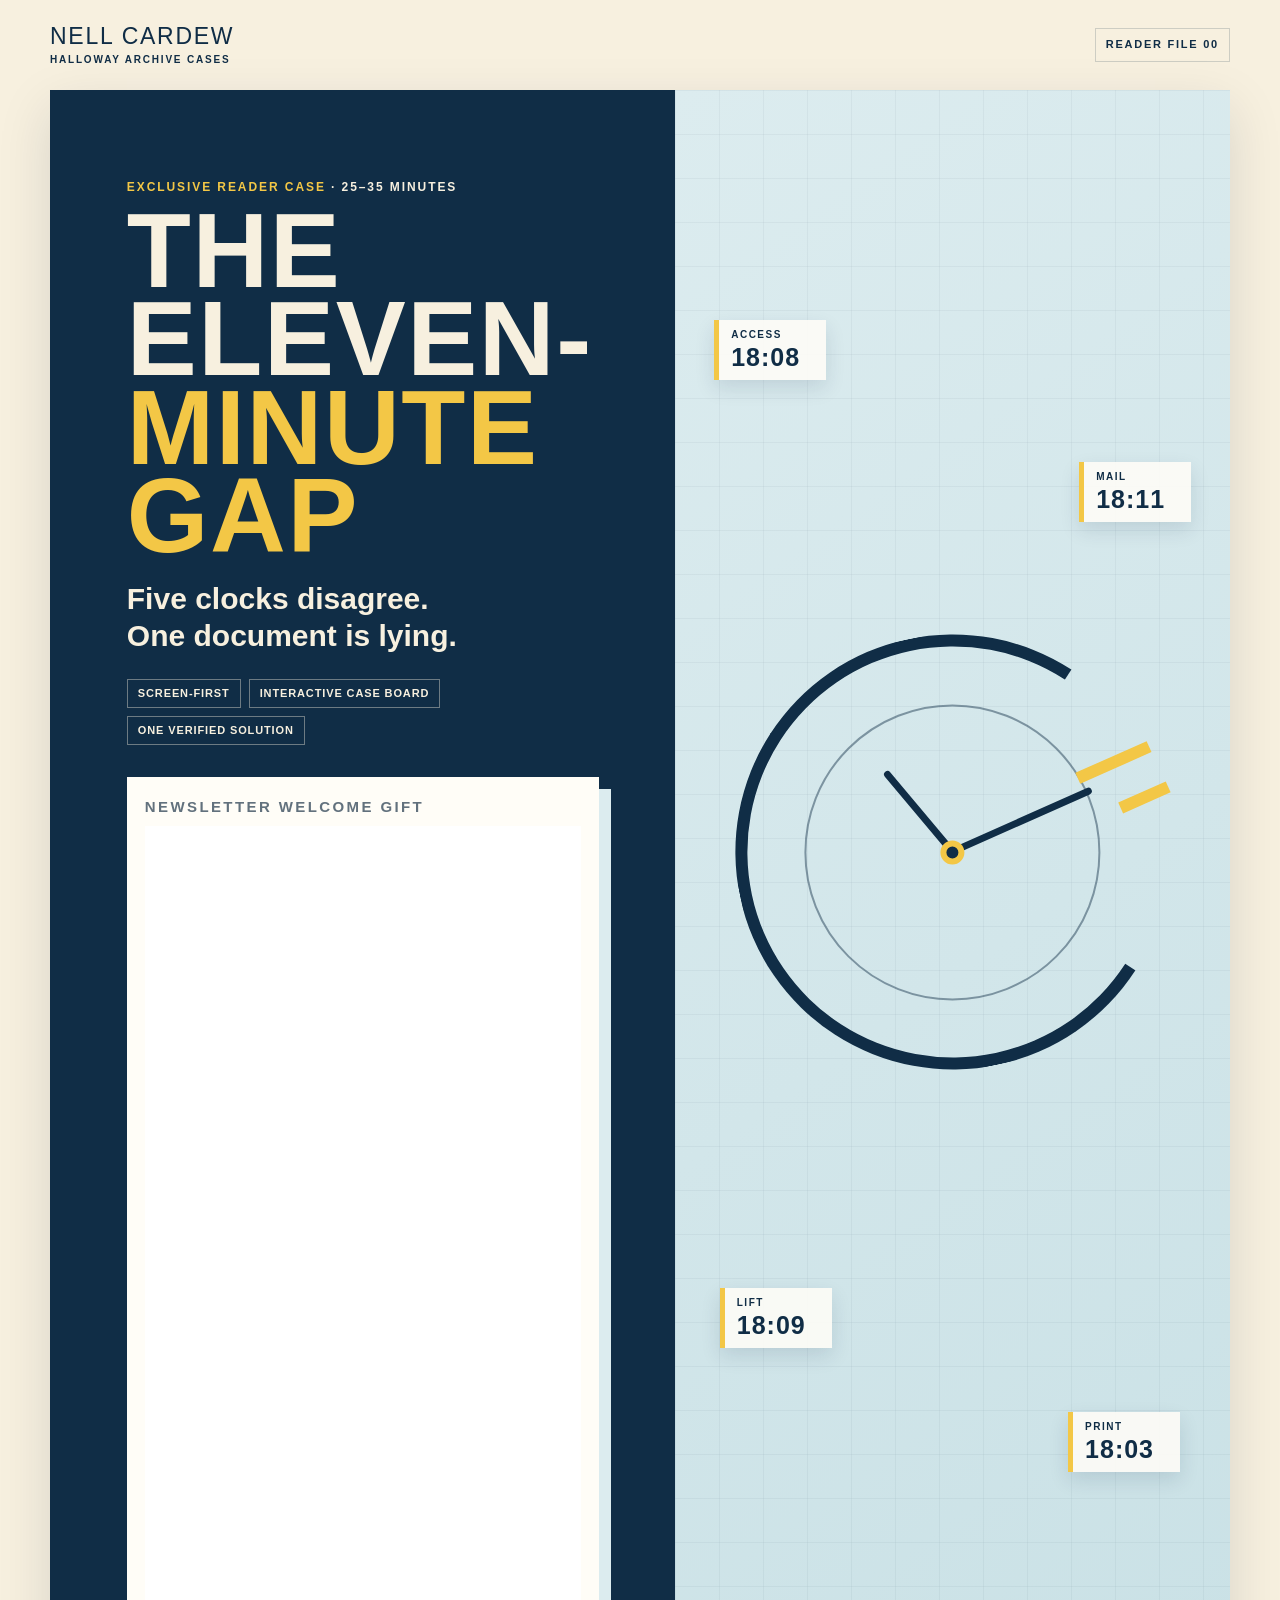
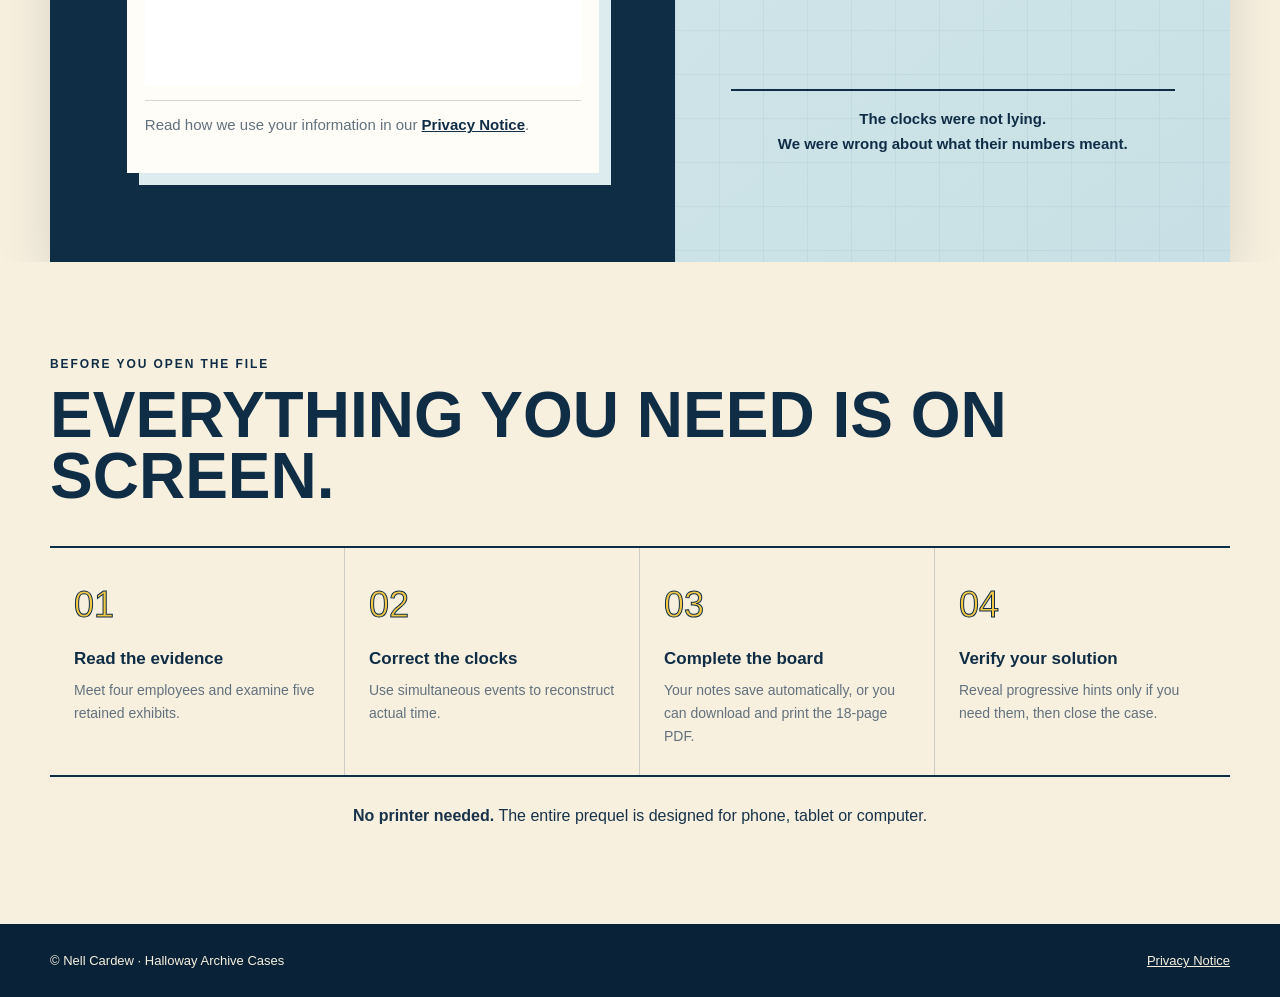
<file: index.html>
<!doctype html>
<html lang="en">
<head>
  <meta charset="utf-8">
  <meta name="viewport" content="width=device-width, initial-scale=1">
  <meta name="theme-color" content="#102d46">
  <meta name="robots" content="noindex, nofollow, noarchive">
  <meta name="description" content="Join Nell Cardew's reader list and receive Case Zero: The Eleven-Minute Gap as a welcome gift.">
  <title>Case Zero — The Eleven-Minute Gap</title>
  <link rel="icon" href="assets/favicon.svg" type="image/svg+xml">
  <link rel="stylesheet" href="assets/styles.css">
</head>
<body class="landing-page">
  <a class="skip-link" href="#main">Skip to content</a>

  <header class="site-header wrap" aria-label="Site header">
    <a class="wordmark" href="index.html" aria-label="Nell Cardew home">
      <span>NELL CARDEW</span>
      <small>Halloway Archive Cases</small>
    </a>
    <span class="file-label">READER FILE 00</span>
  </header>

  <main id="main">
    <section class="landing-hero wrap">
      <div class="hero-copy">
        <p class="eyebrow"><span>Exclusive reader case</span> · 25–35 minutes</p>
        <h1>THE ELEVEN-<br><span>MINUTE GAP</span></h1>
        <p class="hero-deck">Five clocks disagree.<br>One document is lying.</p>

        <div class="case-facts" aria-label="Case features">
          <span>Screen-first</span>
          <span>Interactive Case Board</span>
          <span>One verified solution</span>
        </div>

        <div class="access-card access-card--embed" id="access">
          <p class="kicker">Newsletter welcome gift</p>
          <div class="brevo-form-frame">
            <iframe
              title="Join the Nell Cardew reader list and receive Case Zero"
              width="540"
              height="760"
              src="https://7eb5626b.sibforms.com/v2/serve/[base64]"
              frameborder="0"
              scrolling="auto"
              loading="eager"></iframe>
          </div>
          <p class="embed-privacy">Read how we use your information in our <a href="privacy.html">Privacy Notice</a>.</p>
        </div>
      </div>

      <div class="hero-visual" aria-label="Five conflicting system clocks">
        <div class="clock-figure" aria-hidden="true">
          <div class="clock-ring clock-ring--outer"></div>
          <div class="clock-ring clock-ring--inner"></div>
          <div class="clock-hand clock-hand--minute"></div>
          <div class="clock-hand clock-hand--hour"></div>
          <div class="clock-center"></div>
          <span class="gap-mark gap-mark--one"></span>
          <span class="gap-mark gap-mark--two"></span>
        </div>
        <div class="timestamp timestamp--access"><small>ACCESS</small><strong>18:08</strong></div>
        <div class="timestamp timestamp--mail"><small>MAIL</small><strong>18:11</strong></div>
        <div class="timestamp timestamp--print"><small>PRINT</small><strong>18:03</strong></div>
        <div class="timestamp timestamp--lift"><small>LIFT</small><strong>18:09</strong></div>
        <p class="visual-caption">The clocks were not lying.<br>We were wrong about what their numbers meant.</p>
      </div>
    </section>

    <section class="how-it-works">
      <div class="wrap">
        <p class="eyebrow eyebrow--dark">Before you open the file</p>
        <h2>Everything you need is on screen.</h2>
        <div class="steps-grid">
          <article>
            <span>01</span>
            <h3>Read the evidence</h3>
            <p>Meet four employees and examine five retained exhibits.</p>
          </article>
          <article>
            <span>02</span>
            <h3>Correct the clocks</h3>
            <p>Use simultaneous events to reconstruct actual time.</p>
          </article>
          <article>
            <span>03</span>
            <h3>Complete the board</h3>
            <p>Your notes save automatically, or you can download and print the 18-page PDF.</p>
          </article>
          <article>
            <span>04</span>
            <h3>Verify your solution</h3>
            <p>Reveal progressive hints only if you need them, then close the case.</p>
          </article>
        </div>
        <p class="no-print-note"><strong>No printer needed.</strong> The entire prequel is designed for phone, tablet or computer.</p>
      </div>
    </section>
  </main>

  <footer class="site-footer">
    <div class="wrap footer-inner">
      <p>© Nell Cardew · Halloway Archive Cases</p>
      <a href="privacy.html">Privacy Notice</a>
    </div>
  </footer>

</body>
</html>
</file>
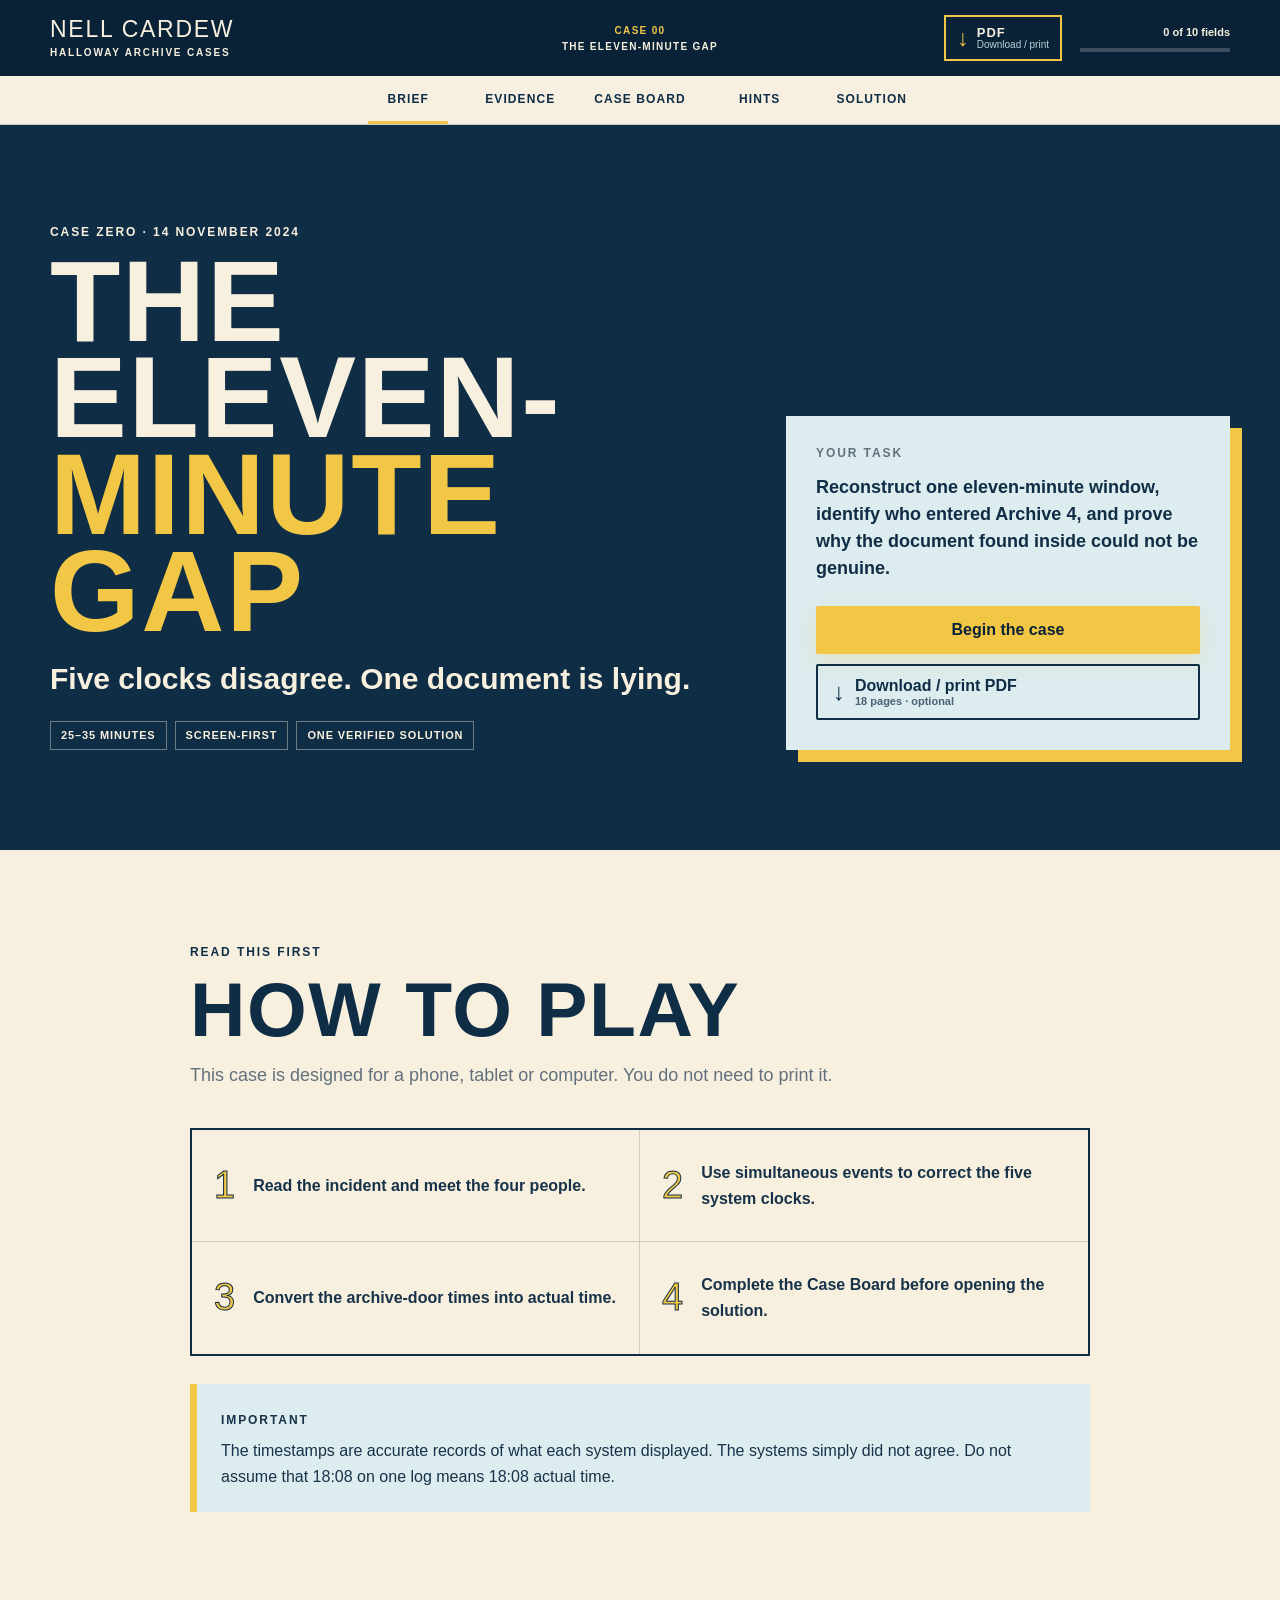
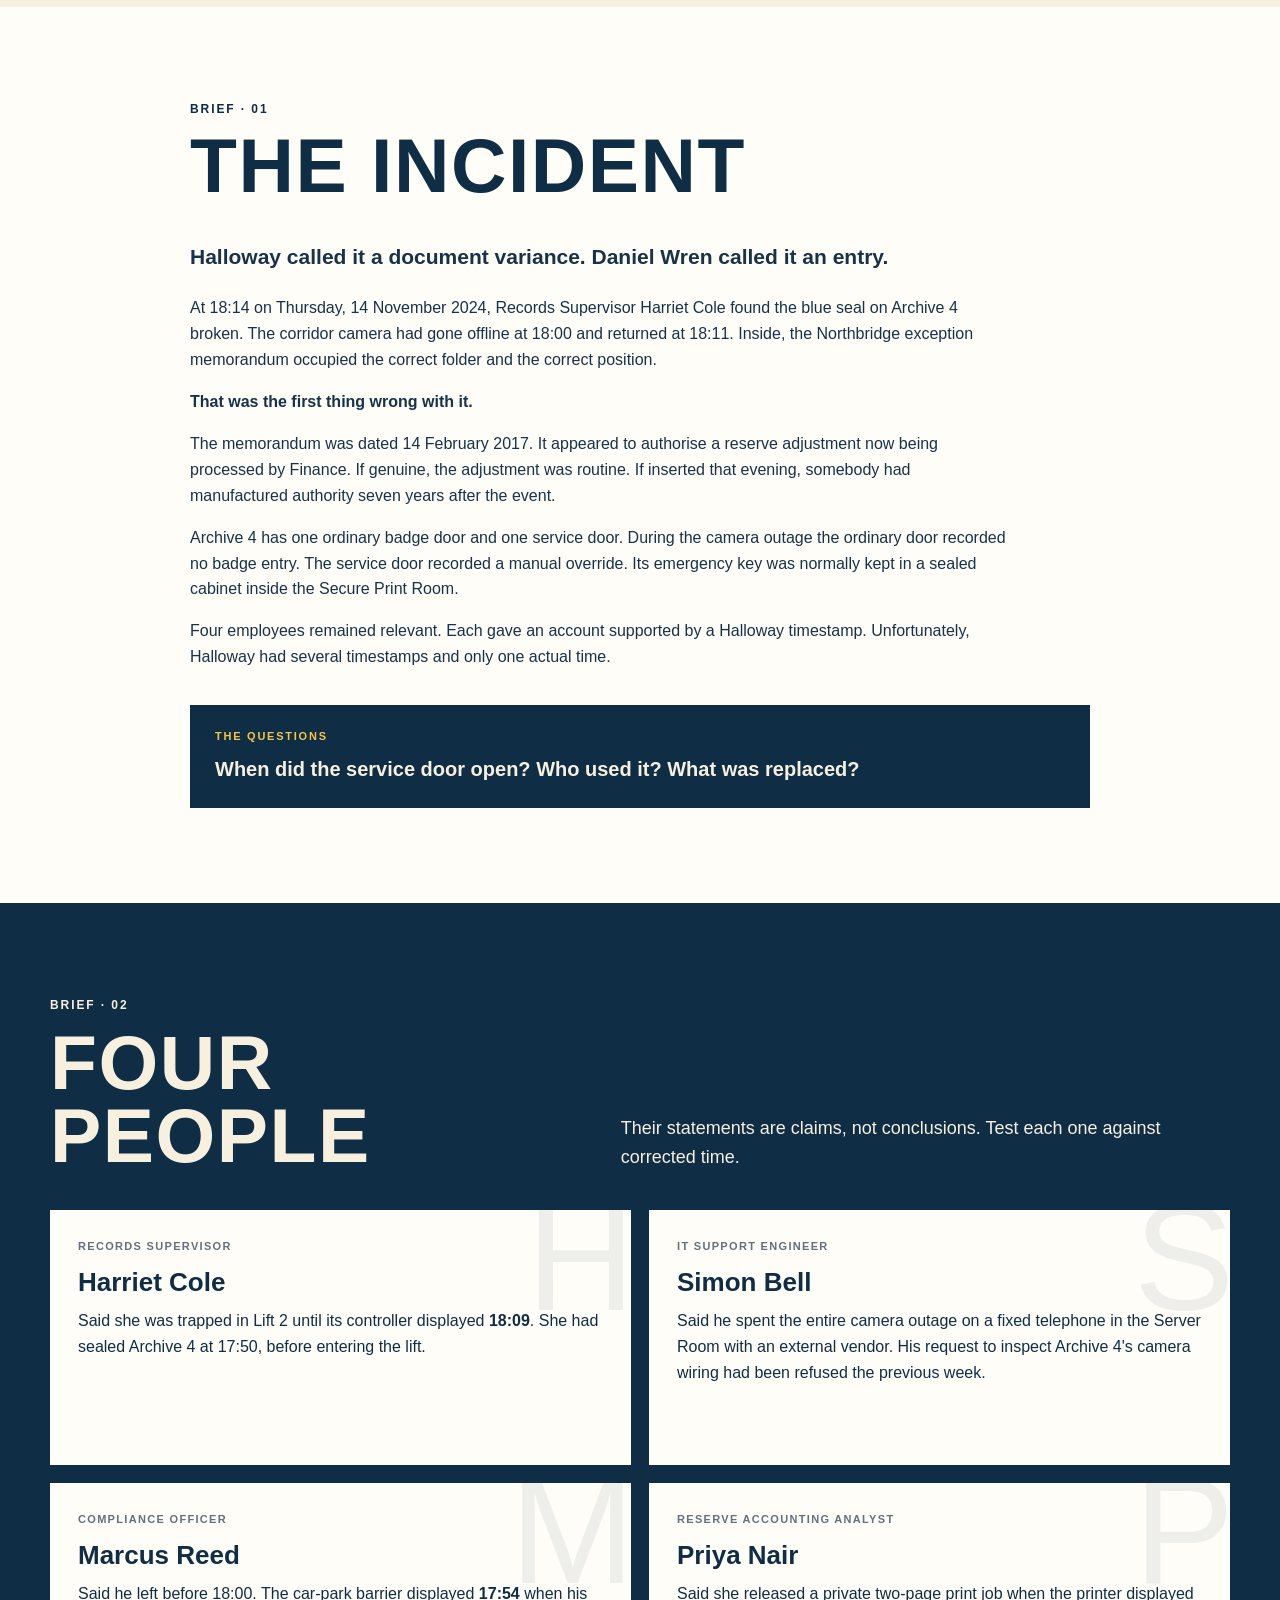
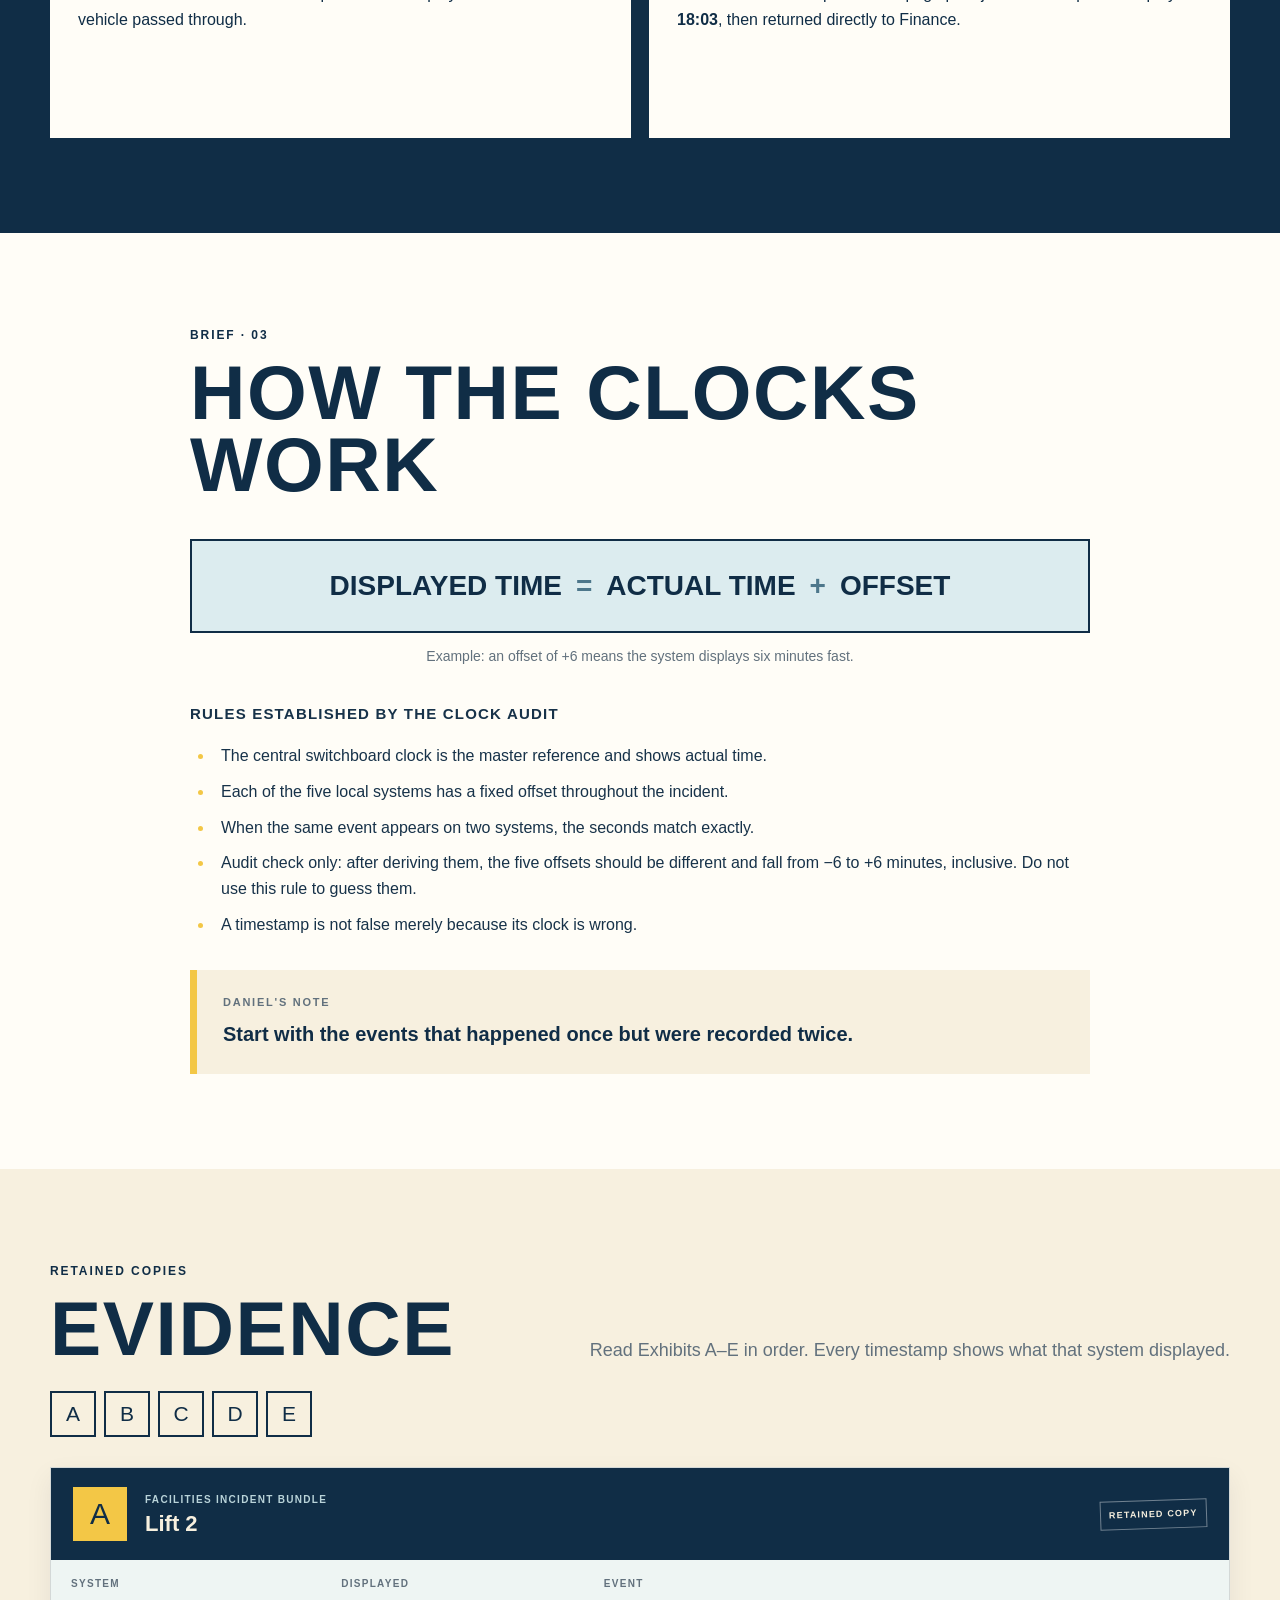
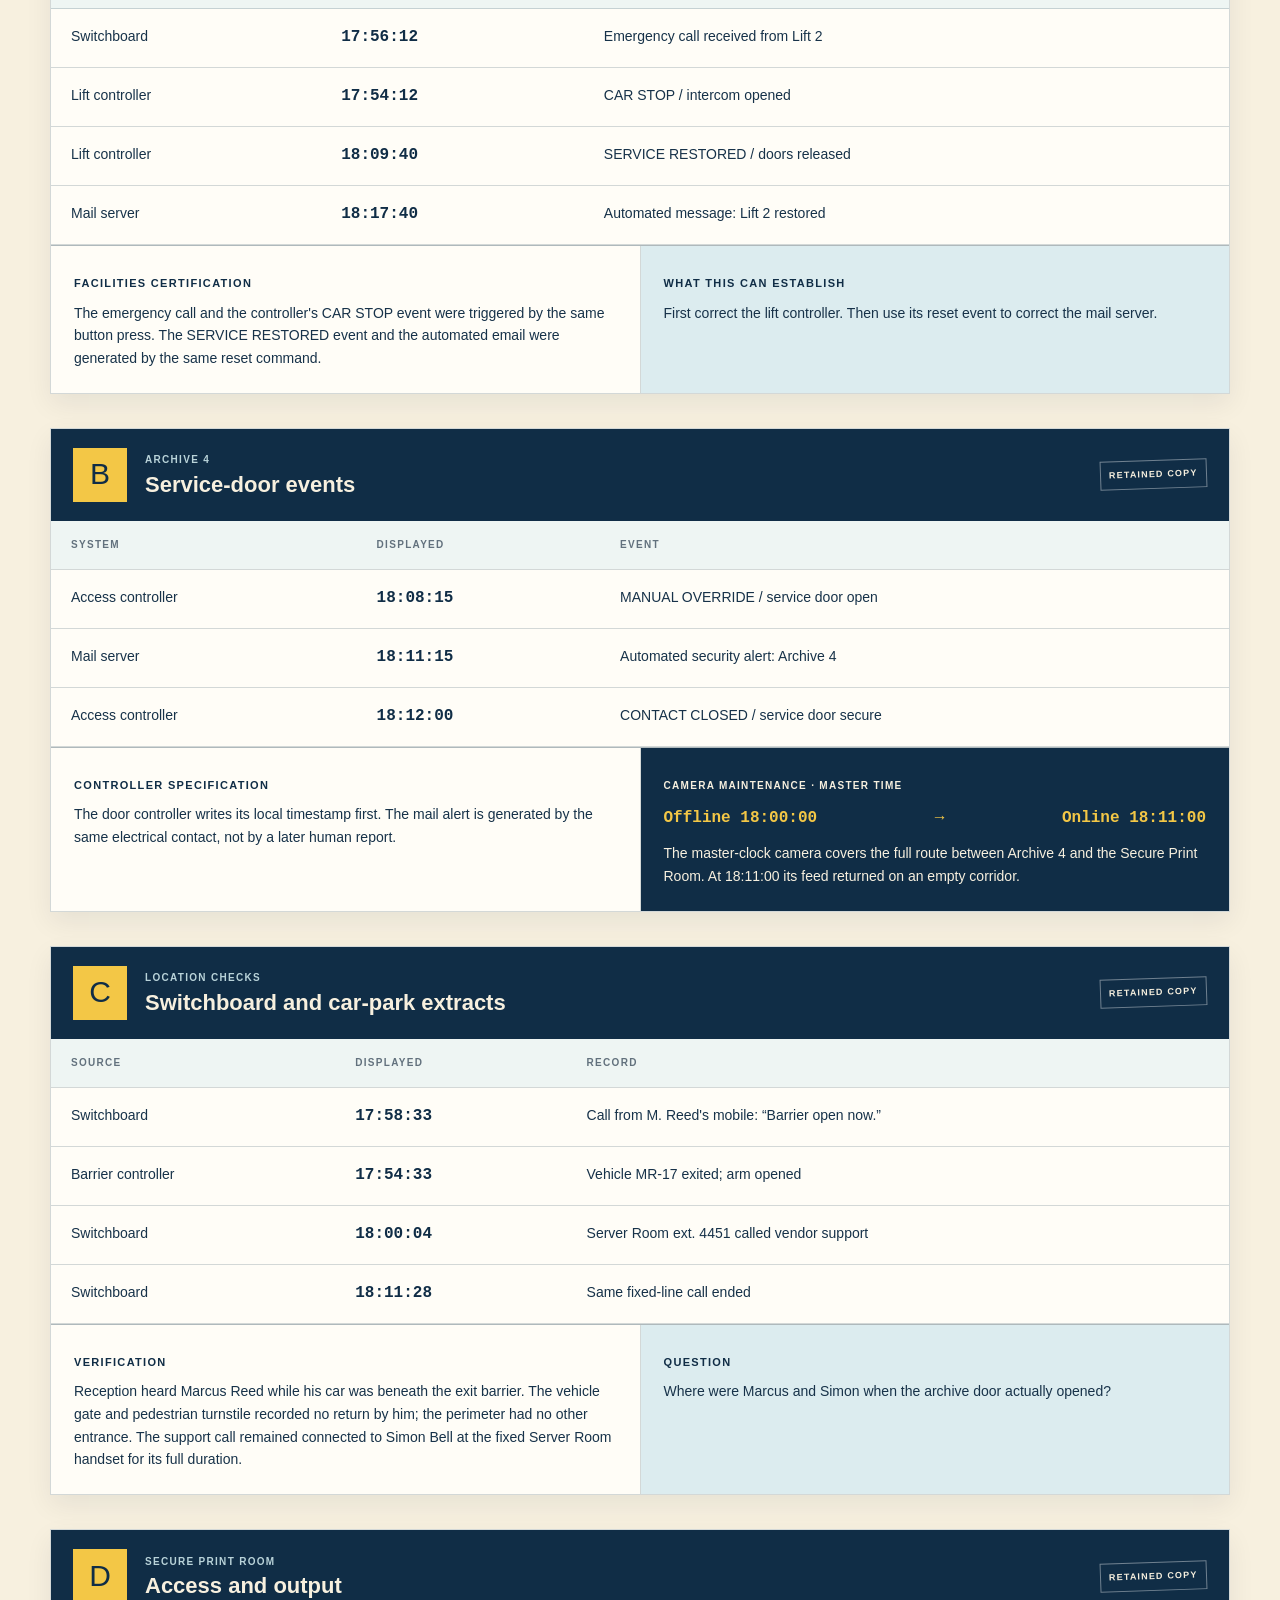
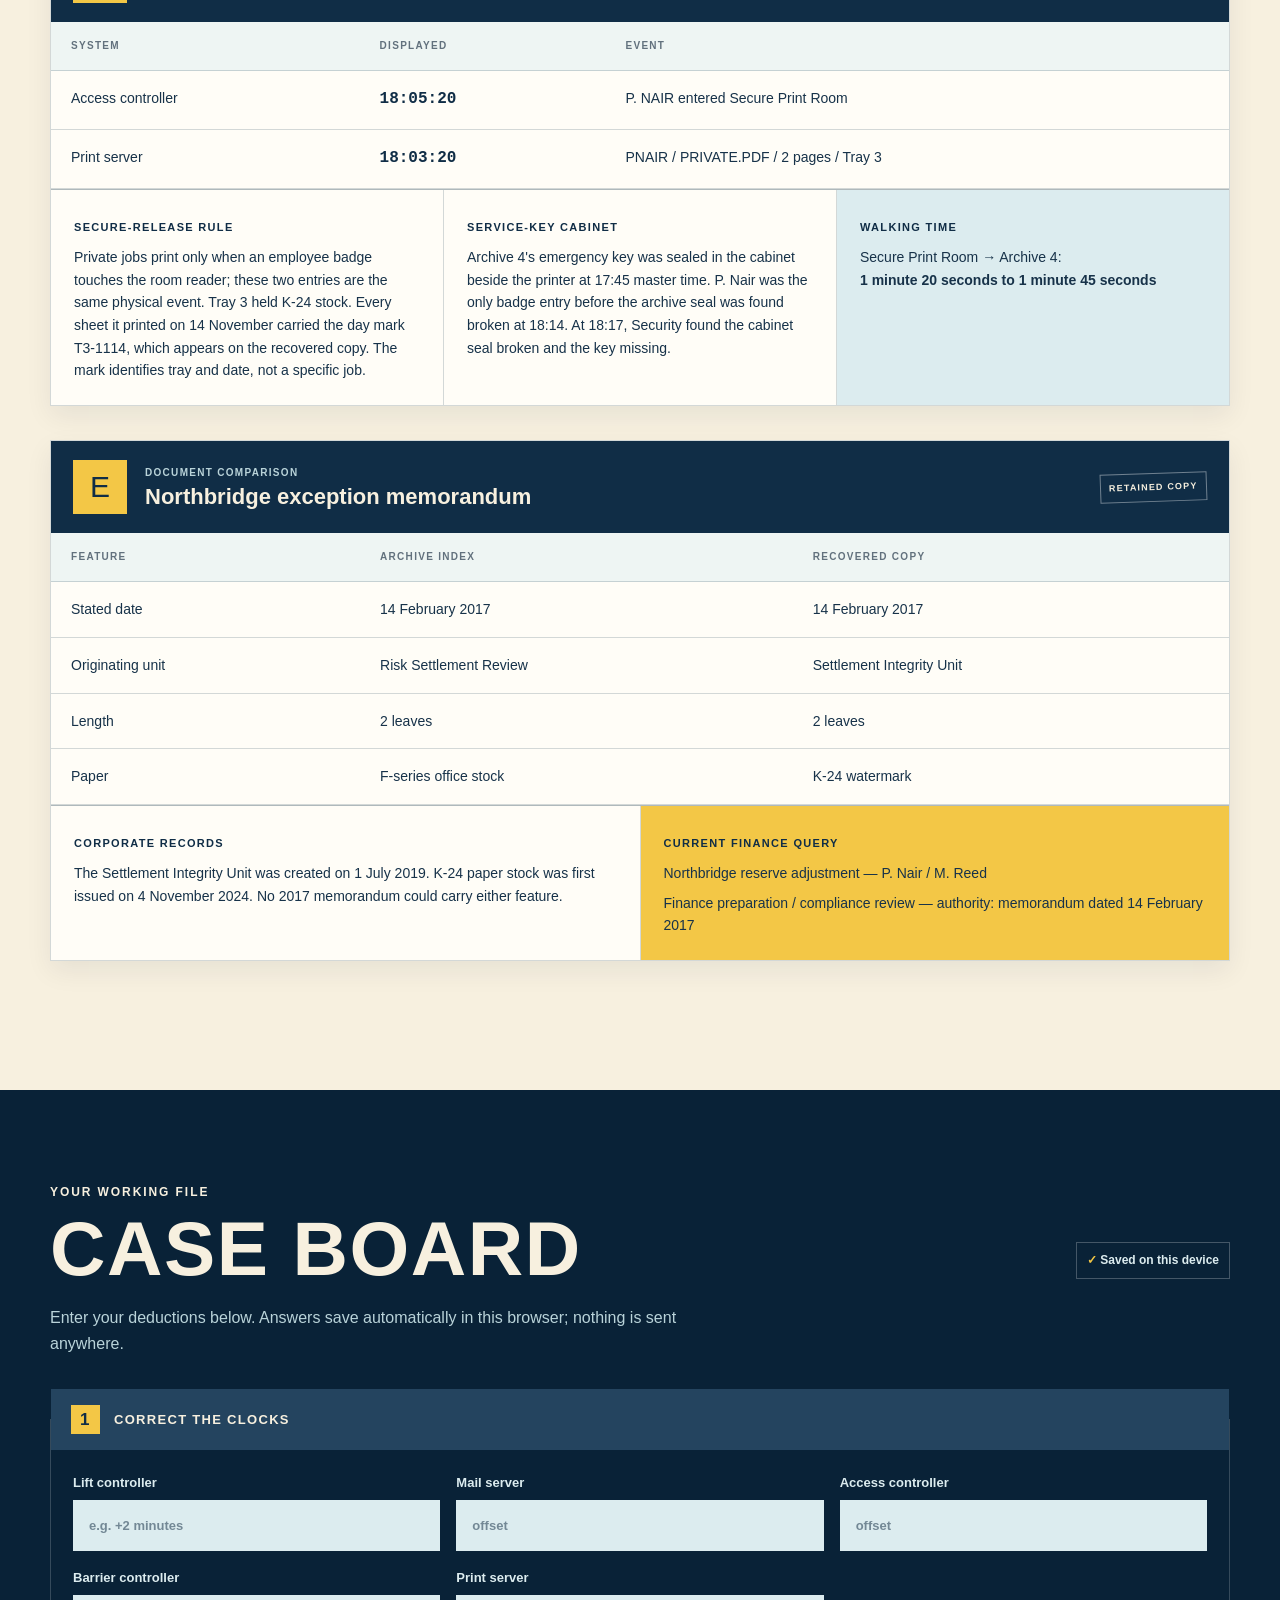
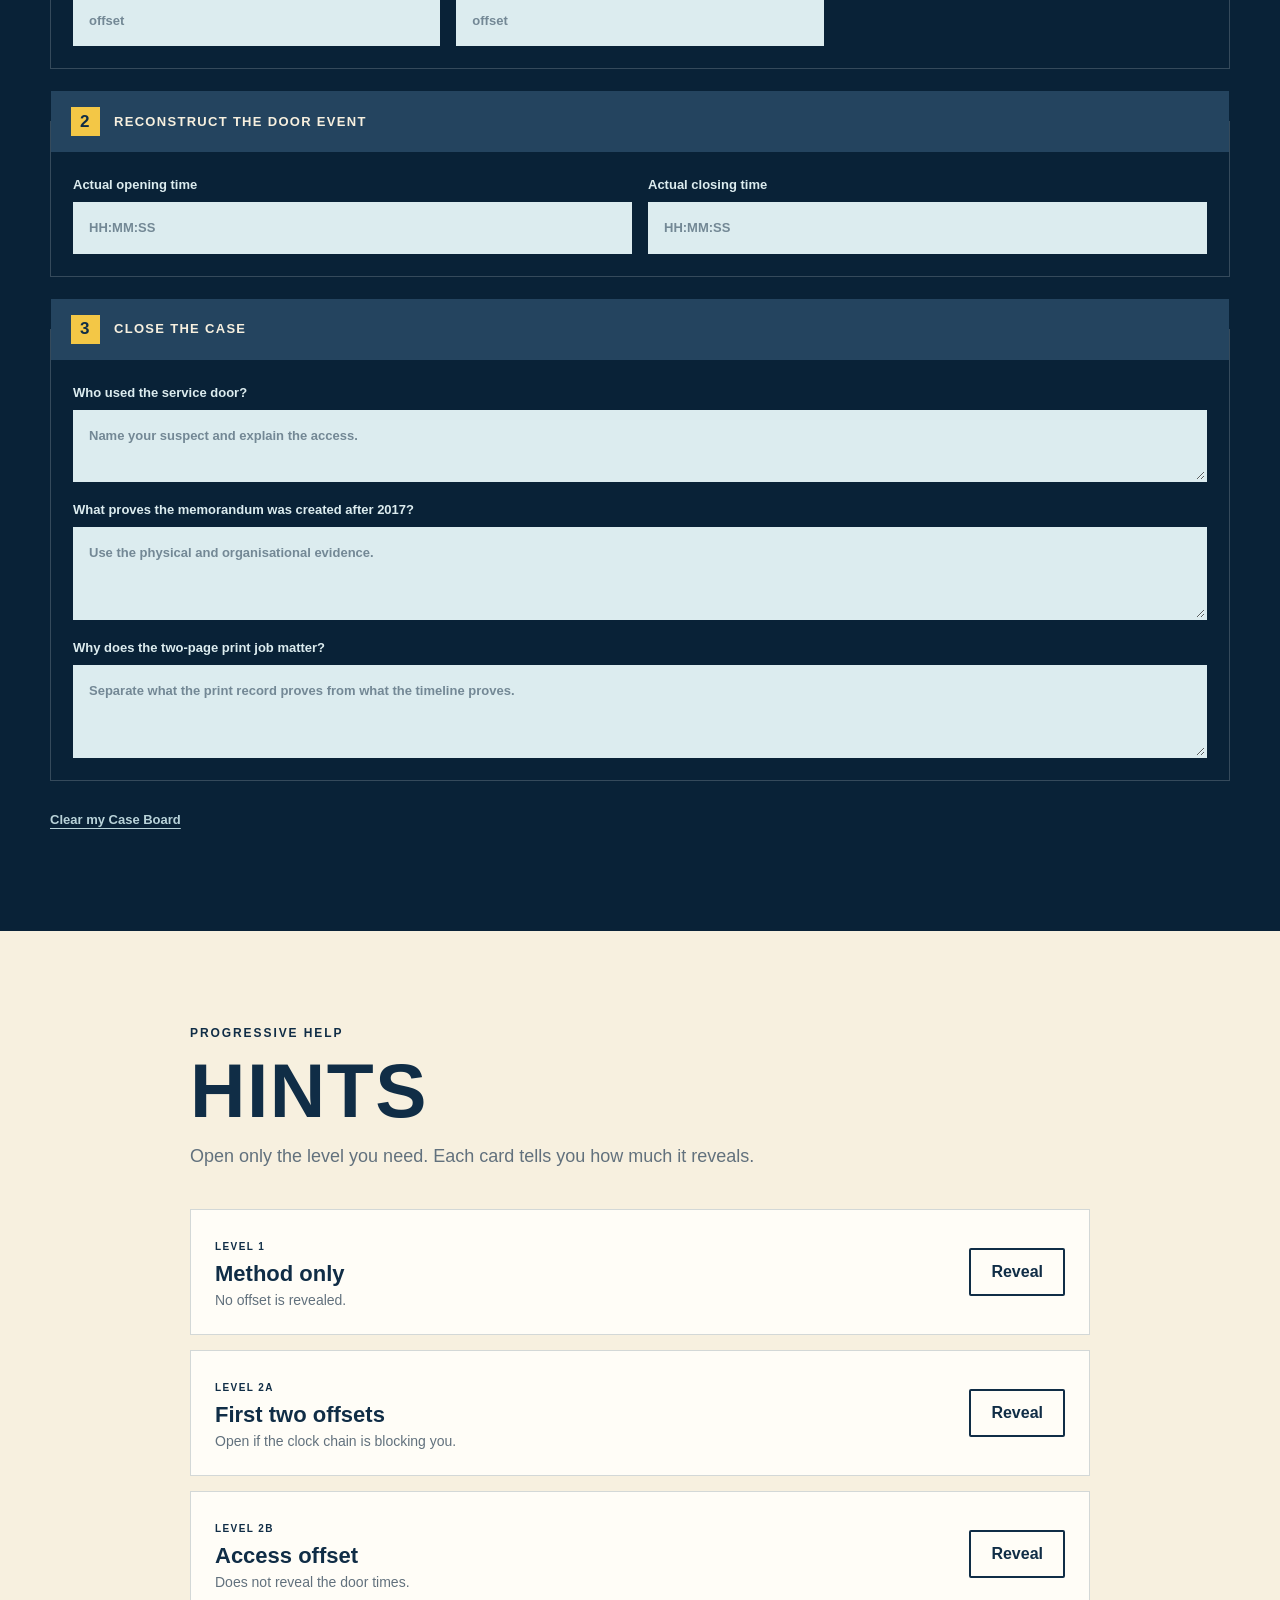
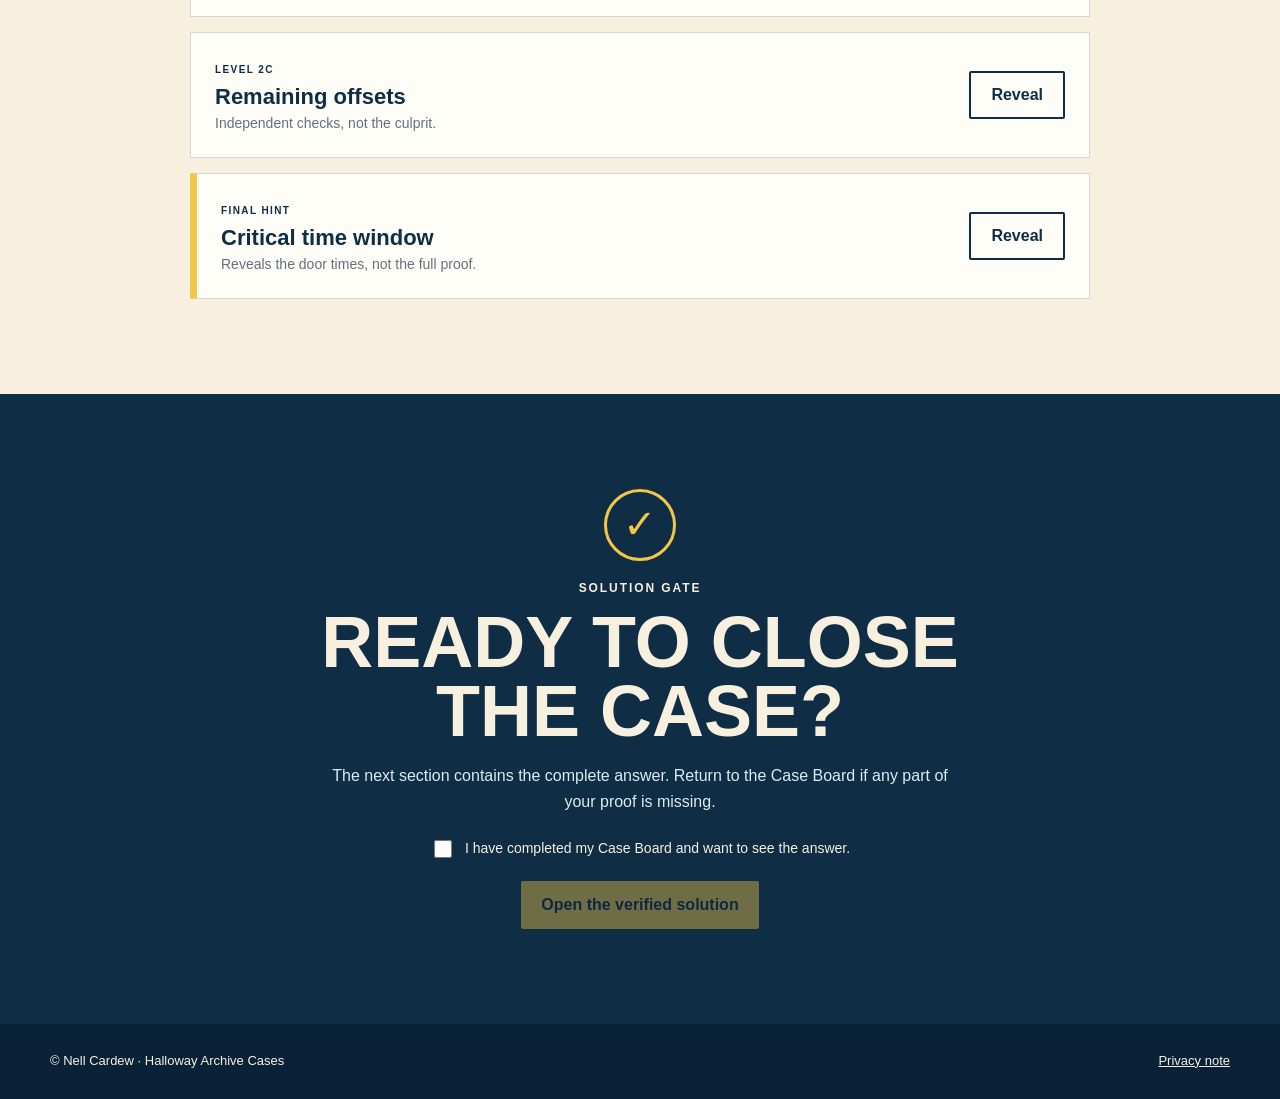
<file: case.html>
<!doctype html>
<html lang="en">
<head>
  <meta charset="utf-8">
  <meta name="viewport" content="width=device-width, initial-scale=1">
  <meta name="theme-color" content="#102d46">
  <meta name="robots" content="noindex, nofollow, noarchive">
  <meta name="description" content="Case Zero: The Eleven-Minute Gap — an interactive Halloway Archive Case by Nell Cardew.">
  <title>Case Zero — The Eleven-Minute Gap</title>
  <link rel="icon" href="assets/favicon.svg" type="image/svg+xml">
  <link rel="stylesheet" href="assets/styles.css">
</head>
<body class="case-page">
  <a class="skip-link" href="#brief">Skip to case file</a>

  <header class="case-header">
    <div class="wrap case-header__inner">
      <a class="wordmark wordmark--light" href="index.html" aria-label="Return to Case Zero landing page">
        <span>NELL CARDEW</span>
        <small>Halloway Archive Cases</small>
      </a>
      <div class="case-id">
        <span>CASE 00</span>
        <strong>THE ELEVEN-MINUTE GAP</strong>
      </div>
      <div class="case-header__actions">
        <a class="case-download" href="downloads/CASE_ZERO_The_Eleven-Minute_Gap.pdf" download aria-label="Download and print the 18-page Case Zero PDF">
          <span aria-hidden="true">↓</span>
          <strong>PDF</strong>
          <small>Download / print</small>
        </a>
        <div class="case-progress" aria-label="Case Board completion">
          <span id="progress-label">0 of 10 fields</span>
          <span class="progress-track"><span id="progress-bar"></span></span>
        </div>
      </div>
    </div>
  </header>

  <nav class="case-nav" aria-label="Case sections">
    <div class="wrap case-nav__inner">
      <a href="#brief" data-nav="brief">Brief</a>
      <a href="#evidence" data-nav="evidence">Evidence</a>
      <a href="#case-board" data-nav="case-board">Case Board</a>
      <a href="#hints" data-nav="hints">Hints</a>
      <a href="#solution" data-nav="solution">Solution</a>
    </div>
  </nav>

  <main>
    <section class="case-hero" id="brief" data-section>
      <div class="wrap case-hero__grid">
        <div>
          <p class="eyebrow">Case Zero · 14 November 2024</p>
          <h1>THE ELEVEN-<br><span>MINUTE GAP</span></h1>
          <p class="hero-deck">Five clocks disagree. One document is lying.</p>
          <div class="case-facts case-facts--dark">
            <span>25–35 minutes</span>
            <span>Screen-first</span>
            <span>One verified solution</span>
          </div>
        </div>
        <aside class="mission-card">
          <p class="kicker">Your task</p>
          <p>Reconstruct one eleven-minute window, identify who entered Archive 4, and prove why the document found inside could not be genuine.</p>
          <div class="mission-actions">
            <a class="button button--yellow" href="#instructions">Begin the case</a>
            <a class="button button--download" href="downloads/CASE_ZERO_The_Eleven-Minute_Gap.pdf" download>
              <span aria-hidden="true">↓</span>
              Download / print PDF
              <small>18 pages · optional</small>
            </a>
          </div>
        </aside>
      </div>
    </section>

    <section class="section section--cream" id="instructions">
      <div class="wrap readable">
        <div class="section-heading">
          <p class="eyebrow eyebrow--dark">Read this first</p>
          <h2>How to play</h2>
          <p>This case is designed for a phone, tablet or computer. You do not need to print it.</p>
        </div>
        <ol class="numbered-steps">
          <li><span>1</span><p>Read the incident and meet the four people.</p></li>
          <li><span>2</span><p>Use simultaneous events to correct the five system clocks.</p></li>
          <li><span>3</span><p>Convert the archive-door times into actual time.</p></li>
          <li><span>4</span><p>Complete the Case Board before opening the solution.</p></li>
        </ol>
        <aside class="important-note">
          <strong>Important</strong>
          <p>The timestamps are accurate records of what each system displayed. The systems simply did not agree. Do not assume that 18:08 on one log means 18:08 actual time.</p>
        </aside>
      </div>
    </section>

    <section class="section incident-section">
      <div class="wrap readable">
        <div class="section-heading">
          <p class="eyebrow eyebrow--dark">Brief · 01</p>
          <h2>The incident</h2>
        </div>
        <p class="lead">Halloway called it a document variance. Daniel Wren called it an entry.</p>
        <p>At 18:14 on Thursday, 14 November 2024, Records Supervisor Harriet Cole found the blue seal on Archive 4 broken. The corridor camera had gone offline at 18:00 and returned at 18:11. Inside, the Northbridge exception memorandum occupied the correct folder and the correct position.</p>
        <p><strong>That was the first thing wrong with it.</strong></p>
        <p>The memorandum was dated 14 February 2017. It appeared to authorise a reserve adjustment now being processed by Finance. If genuine, the adjustment was routine. If inserted that evening, somebody had manufactured authority seven years after the event.</p>
        <p>Archive 4 has one ordinary badge door and one service door. During the camera outage the ordinary door recorded no badge entry. The service door recorded a manual override. Its emergency key was normally kept in a sealed cabinet inside the Secure Print Room.</p>
        <p>Four employees remained relevant. Each gave an account supported by a Halloway timestamp. Unfortunately, Halloway had several timestamps and only one actual time.</p>
        <div class="question-strip">
          <span>The questions</span>
          <strong>When did the service door open? Who used it? What was replaced?</strong>
        </div>
      </div>
    </section>

    <section class="section section--blue people-section">
      <div class="wrap">
        <div class="section-heading section-heading--split">
          <div><p class="eyebrow">Brief · 02</p><h2>Four people</h2></div>
          <p>Their statements are claims, not conclusions. Test each one against corrected time.</p>
        </div>
        <div class="people-grid">
          <article class="person-card">
            <span class="person-index">H</span>
            <p class="role">Records Supervisor</p>
            <h3>Harriet Cole</h3>
            <p>Said she was trapped in Lift 2 until its controller displayed <strong>18:09</strong>. She had sealed Archive 4 at 17:50, before entering the lift.</p>
          </article>
          <article class="person-card">
            <span class="person-index">S</span>
            <p class="role">IT Support Engineer</p>
            <h3>Simon Bell</h3>
            <p>Said he spent the entire camera outage on a fixed telephone in the Server Room with an external vendor. His request to inspect Archive 4's camera wiring had been refused the previous week.</p>
          </article>
          <article class="person-card">
            <span class="person-index">M</span>
            <p class="role">Compliance Officer</p>
            <h3>Marcus Reed</h3>
            <p>Said he left before 18:00. The car-park barrier displayed <strong>17:54</strong> when his vehicle passed through.</p>
          </article>
          <article class="person-card">
            <span class="person-index">P</span>
            <p class="role">Reserve Accounting Analyst</p>
            <h3>Priya Nair</h3>
            <p>Said she released a private two-page print job when the printer displayed <strong>18:03</strong>, then returned directly to Finance.</p>
          </article>
        </div>
      </div>
    </section>

    <section class="section clock-rules">
      <div class="wrap readable">
        <div class="section-heading"><p class="eyebrow eyebrow--dark">Brief · 03</p><h2>How the clocks work</h2></div>
        <div class="formula-card"><span>Displayed time</span><b>=</b><span>Actual time</span><b>+</b><span>Offset</span></div>
        <p class="center-note">Example: an offset of +6 means the system displays six minutes fast.</p>
        <h3>Rules established by the clock audit</h3>
        <ul class="rule-list">
          <li>The central switchboard clock is the master reference and shows actual time.</li>
          <li>Each of the five local systems has a fixed offset throughout the incident.</li>
          <li>When the same event appears on two systems, the seconds match exactly.</li>
          <li>Audit check only: after deriving them, the five offsets should be different and fall from −6 to +6 minutes, inclusive. Do not use this rule to guess them.</li>
          <li>A timestamp is not false merely because its clock is wrong.</li>
        </ul>
        <blockquote class="daniel-note"><span>Daniel's note</span>Start with the events that happened once but were recorded twice.</blockquote>
      </div>
    </section>

    <section class="section section--cream evidence-section" id="evidence" data-section>
      <div class="wrap">
        <div class="section-heading section-heading--split">
          <div><p class="eyebrow eyebrow--dark">Retained copies</p><h2>Evidence</h2></div>
          <p>Read Exhibits A–E in order. Every timestamp shows what that system displayed.</p>
        </div>
        <nav class="evidence-jumps" aria-label="Evidence exhibits">
          <a href="#evidence-a">A</a><a href="#evidence-b">B</a><a href="#evidence-c">C</a><a href="#evidence-d">D</a><a href="#evidence-e">E</a>
        </nav>

        <article class="exhibit" id="evidence-a">
          <header class="exhibit-header"><span class="exhibit-letter">A</span><div><p>Facilities incident bundle</p><h3>Lift 2</h3></div><span class="stamp">Retained copy</span></header>
          <div class="table-wrap"><table><thead><tr><th>System</th><th>Displayed</th><th>Event</th></tr></thead><tbody>
            <tr><td>Switchboard</td><td><time>17:56:12</time></td><td>Emergency call received from Lift 2</td></tr>
            <tr><td>Lift controller</td><td><time>17:54:12</time></td><td>CAR STOP / intercom opened</td></tr>
            <tr><td>Lift controller</td><td><time>18:09:40</time></td><td>SERVICE RESTORED / doors released</td></tr>
            <tr><td>Mail server</td><td><time>18:17:40</time></td><td>Automated message: Lift 2 restored</td></tr>
          </tbody></table></div>
          <div class="exhibit-notes"><div><strong>Facilities certification</strong><p>The emergency call and the controller's CAR STOP event were triggered by the same button press. The SERVICE RESTORED event and the automated email were generated by the same reset command.</p></div><div class="clue-box"><strong>What this can establish</strong><p>First correct the lift controller. Then use its reset event to correct the mail server.</p></div></div>
        </article>

        <article class="exhibit" id="evidence-b">
          <header class="exhibit-header"><span class="exhibit-letter">B</span><div><p>Archive 4</p><h3>Service-door events</h3></div><span class="stamp">Retained copy</span></header>
          <div class="table-wrap"><table><thead><tr><th>System</th><th>Displayed</th><th>Event</th></tr></thead><tbody>
            <tr><td>Access controller</td><td><time>18:08:15</time></td><td>MANUAL OVERRIDE / service door open</td></tr>
            <tr><td>Mail server</td><td><time>18:11:15</time></td><td>Automated security alert: Archive 4</td></tr>
            <tr><td>Access controller</td><td><time>18:12:00</time></td><td>CONTACT CLOSED / service door secure</td></tr>
          </tbody></table></div>
          <div class="exhibit-notes"><div><strong>Controller specification</strong><p>The door controller writes its local timestamp first. The mail alert is generated by the same electrical contact, not by a later human report.</p></div><div class="camera-window"><span>Camera maintenance · master time</span><div><time>Offline 18:00:00</time><b>→</b><time>Online 18:11:00</time></div><p>The master-clock camera covers the full route between Archive 4 and the Secure Print Room. At 18:11:00 its feed returned on an empty corridor.</p></div></div>
        </article>

        <article class="exhibit" id="evidence-c">
          <header class="exhibit-header"><span class="exhibit-letter">C</span><div><p>Location checks</p><h3>Switchboard and car-park extracts</h3></div><span class="stamp">Retained copy</span></header>
          <div class="table-wrap"><table><thead><tr><th>Source</th><th>Displayed</th><th>Record</th></tr></thead><tbody>
            <tr><td>Switchboard</td><td><time>17:58:33</time></td><td>Call from M. Reed's mobile: “Barrier open now.”</td></tr>
            <tr><td>Barrier controller</td><td><time>17:54:33</time></td><td>Vehicle MR-17 exited; arm opened</td></tr>
            <tr><td>Switchboard</td><td><time>18:00:04</time></td><td>Server Room ext. 4451 called vendor support</td></tr>
            <tr><td>Switchboard</td><td><time>18:11:28</time></td><td>Same fixed-line call ended</td></tr>
          </tbody></table></div>
          <div class="exhibit-notes"><div><strong>Verification</strong><p>Reception heard Marcus Reed while his car was beneath the exit barrier. The vehicle gate and pedestrian turnstile recorded no return by him; the perimeter had no other entrance. The support call remained connected to Simon Bell at the fixed Server Room handset for its full duration.</p></div><div class="clue-box"><strong>Question</strong><p>Where were Marcus and Simon when the archive door actually opened?</p></div></div>
        </article>

        <article class="exhibit" id="evidence-d">
          <header class="exhibit-header"><span class="exhibit-letter">D</span><div><p>Secure Print Room</p><h3>Access and output</h3></div><span class="stamp">Retained copy</span></header>
          <div class="table-wrap"><table><thead><tr><th>System</th><th>Displayed</th><th>Event</th></tr></thead><tbody>
            <tr><td>Access controller</td><td><time>18:05:20</time></td><td>P. NAIR entered Secure Print Room</td></tr>
            <tr><td>Print server</td><td><time>18:03:20</time></td><td>PNAIR / PRIVATE.PDF / 2 pages / Tray 3</td></tr>
          </tbody></table></div>
          <div class="exhibit-notes exhibit-notes--three">
            <div><strong>Secure-release rule</strong><p>Private jobs print only when an employee badge touches the room reader; these two entries are the same physical event. Tray 3 held K-24 stock. Every sheet it printed on 14 November carried the day mark T3-1114, which appears on the recovered copy. The mark identifies tray and date, not a specific job.</p></div>
            <div><strong>Service-key cabinet</strong><p>Archive 4's emergency key was sealed in the cabinet beside the printer at 17:45 master time. P. Nair was the only badge entry before the archive seal was found broken at 18:14. At 18:17, Security found the cabinet seal broken and the key missing.</p></div>
            <div class="clue-box"><strong>Walking time</strong><p>Secure Print Room → Archive 4:<br><b>1 minute 20 seconds to 1 minute 45 seconds</b></p></div>
          </div>
        </article>

        <article class="exhibit" id="evidence-e">
          <header class="exhibit-header"><span class="exhibit-letter">E</span><div><p>Document comparison</p><h3>Northbridge exception memorandum</h3></div><span class="stamp">Retained copy</span></header>
          <div class="table-wrap"><table><thead><tr><th>Feature</th><th>Archive index</th><th>Recovered copy</th></tr></thead><tbody>
            <tr><td>Stated date</td><td>14 February 2017</td><td>14 February 2017</td></tr>
            <tr><td>Originating unit</td><td>Risk Settlement Review</td><td>Settlement Integrity Unit</td></tr>
            <tr><td>Length</td><td>2 leaves</td><td>2 leaves</td></tr>
            <tr><td>Paper</td><td>F-series office stock</td><td>K-24 watermark</td></tr>
          </tbody></table></div>
          <div class="exhibit-notes"><div><strong>Corporate records</strong><p>The Settlement Integrity Unit was created on 1 July 2019. K-24 paper stock was first issued on 4 November 2024. No 2017 memorandum could carry either feature.</p></div><div class="finance-query"><strong>Current finance query</strong><p>Northbridge reserve adjustment — P. Nair / M. Reed</p><p>Finance preparation / compliance review — authority: memorandum dated 14 February 2017</p></div></div>
        </article>
      </div>
    </section>

    <section class="section board-section" id="case-board" data-section>
      <div class="wrap">
        <div class="section-heading section-heading--split">
          <div><p class="eyebrow">Your working file</p><h2>Case Board</h2></div>
          <div class="save-status" id="save-status" role="status"><span aria-hidden="true">✓</span> Saved on this device</div>
        </div>
        <p class="board-intro">Enter your deductions below. Answers save automatically in this browser; nothing is sent anywhere.</p>

        <form id="case-form">
          <fieldset class="board-block">
            <legend><span>1</span> Correct the clocks</legend>
            <div class="field-grid field-grid--clocks">
              <label>Lift controller<input name="lift_offset" autocomplete="off" placeholder="e.g. +2 minutes"></label>
              <label>Mail server<input name="mail_offset" autocomplete="off" placeholder="offset"></label>
              <label>Access controller<input name="access_offset" autocomplete="off" placeholder="offset"></label>
              <label>Barrier controller<input name="barrier_offset" autocomplete="off" placeholder="offset"></label>
              <label>Print server<input name="print_offset" autocomplete="off" placeholder="offset"></label>
            </div>
          </fieldset>

          <fieldset class="board-block">
            <legend><span>2</span> Reconstruct the door event</legend>
            <div class="field-grid">
              <label>Actual opening time<input name="actual_open" autocomplete="off" placeholder="HH:MM:SS"></label>
              <label>Actual closing time<input name="actual_close" autocomplete="off" placeholder="HH:MM:SS"></label>
            </div>
          </fieldset>

          <fieldset class="board-block">
            <legend><span>3</span> Close the case</legend>
            <div class="field-stack">
              <label>Who used the service door?<textarea name="who_entered" rows="2" placeholder="Name your suspect and explain the access."></textarea></label>
              <label>What proves the memorandum was created after 2017?<textarea name="proof_of_forgery" rows="3" placeholder="Use the physical and organisational evidence."></textarea></label>
              <label>Why does the two-page print job matter?<textarea name="print_job_reason" rows="3" placeholder="Separate what the print record proves from what the timeline proves."></textarea></label>
            </div>
          </fieldset>
          <button class="text-button danger-action" id="reset-board" type="button">Clear my Case Board</button>
        </form>
      </div>
    </section>

    <section class="section section--cream hints-section" id="hints" data-section>
      <div class="wrap readable">
        <div class="section-heading">
          <p class="eyebrow eyebrow--dark">Progressive help</p>
          <h2>Hints</h2>
          <p>Open only the level you need. Each card tells you how much it reveals.</p>
        </div>

        <div class="hint-list">
          <article class="hint-card">
            <div><span class="hint-level">Level 1</span><h3>Method only</h3><p>No offset is revealed.</p></div>
            <button class="button button--outline reveal-hint" type="button" aria-expanded="false" aria-controls="hint-1">Reveal</button>
            <div class="hint-content" id="hint-1" hidden>
              <p>Find simultaneous pairs. The switchboard and Lift 2 record the same emergency button press. The lift and mail systems record the same reset. The access and mail systems record the same archive-door contact. The access and print systems record the same badge touch.</p>
              <ol>
                <li>Use master switchboard time to correct the lift.</li>
                <li>Use the lift reset to correct the mail server.</li>
                <li>Use the mail alert to correct the access controller.</li>
                <li>Use corrected access time to correct the print server.</li>
              </ol>
              <p>Keep the barrier separate: it compares directly with the master switchboard.</p>
            </div>
          </article>

          <article class="hint-card">
            <div><span class="hint-level">Level 2A</span><h3>First two offsets</h3><p>Open if the clock chain is blocking you.</p></div>
            <button class="button button--outline reveal-hint" type="button" aria-expanded="false" aria-controls="hint-2a">Reveal</button>
            <div class="hint-content" id="hint-2a" hidden>
              <div class="answer-pair"><span>Lift</span><strong>−2 minutes</strong><span>Mail</span><strong>+6 minutes</strong></div>
              <p>Lift fault: 17:54:12 displayed = 17:56:12 actual. Lift reset: 18:09:40 displayed = 18:11:40 actual. The mail records that same reset as 18:17:40, so mail is six minutes fast.</p>
            </div>
          </article>

          <article class="hint-card">
            <div><span class="hint-level">Level 2B</span><h3>Access offset</h3><p>Does not reveal the door times.</p></div>
            <button class="button button--outline reveal-hint" type="button" aria-expanded="false" aria-controls="hint-2b">Reveal</button>
            <div class="hint-content" id="hint-2b" hidden>
              <div class="answer-pair"><span>Access</span><strong>+3 minutes</strong></div>
              <p>Mail 18:11:15 and access 18:08:15 are the same door contact. Subtract three minutes from both access-controller records.</p>
            </div>
          </article>

          <article class="hint-card">
            <div><span class="hint-level">Level 2C</span><h3>Remaining offsets</h3><p>Independent checks, not the culprit.</p></div>
            <button class="button button--outline reveal-hint" type="button" aria-expanded="false" aria-controls="hint-2c">Reveal</button>
            <div class="hint-content" id="hint-2c" hidden>
              <div class="answer-pair"><span>Barrier</span><strong>−4 minutes</strong><span>Print</span><strong>+1 minute</strong></div>
              <p>Your completed set should be: lift −2, mail +6, access +3, barrier −4 and print +1.</p>
            </div>
          </article>

          <article class="hint-card hint-card--final">
            <div><span class="hint-level">Final hint</span><h3>Critical time window</h3><p>Reveals the door times, not the full proof.</p></div>
            <button class="button button--outline reveal-hint" type="button" aria-expanded="false" aria-controls="hint-final">Reveal</button>
            <div class="hint-content" id="hint-final" hidden>
              <div class="answer-pair"><span>Door opened</span><strong>18:05:15</strong><span>Door closed</span><strong>18:09:00</strong></div>
              <p>Ask: Who was outside and could not return? Who was physically committed throughout the interval? Who had both the emergency key and a newly printed two-page document?</p>
              <p>Do not stop at opportunity. Explain the K-24 stock and the unit name on a document dated 2017.</p>
            </div>
          </article>
        </div>
      </div>
    </section>

    <section class="section solution-section" id="solution" data-section>
      <div class="wrap readable">
        <div class="solution-gate" id="solution-gate">
          <div class="gate-icon" aria-hidden="true">✓</div>
          <p class="eyebrow">Solution gate</p>
          <h2>Ready to close the case?</h2>
          <p>The next section contains the complete answer. Return to the Case Board if any part of your proof is missing.</p>
          <label class="check-row check-row--gate"><input type="checkbox" id="board-complete"><span>I have completed my Case Board and want to see the answer.</span></label>
          <button class="button button--yellow" id="reveal-solution" type="button" disabled>Open the verified solution</button>
        </div>

        <article class="verified-solution" id="verified-solution" hidden tabindex="-1">
          <header><p class="eyebrow">Verified solution</p><h2>Priya Nair used the Archive 4 service door and replaced the Northbridge memorandum.</h2></header>
          <div class="table-wrap table-wrap--dark"><table><thead><tr><th>Raw record</th><th>Offset</th><th>Actual time</th></tr></thead><tbody>
            <tr><td>Access: door open 18:08:15</td><td>+3</td><td><time>18:05:15</time></td></tr>
            <tr><td>Access: door closed 18:12:00</td><td>+3</td><td><time>18:09:00</time></td></tr>
            <tr><td>Print: release 18:03:20</td><td>+1</td><td><time>18:02:20</time></td></tr>
          </tbody></table></div>
          <div class="solution-copy">
            <section><h3>Why the timeline identifies her</h3><p>Marcus was outside by 17:58:33, with no recorded return. Simon remained on the fixed Server Room call from 18:00:04 to 18:11:28. Harriet remained trapped until 18:11:40. Priya entered Secure Print at 18:02:20, could take the missing key and reach Archive 4 by 18:05:15. After closing at 18:09:00, the slower return route cleared the corridor by 18:10:45, before the camera resumed.</p></section>
            <section><h3>Why the document identifies the act</h3><p>The recovered copy's K-24 stock and T3-1114 day mark prove it came from Tray 3 on 14 November, but do not identify a job. Priya's two-page private job matches the pages; the corrected timeline is what places her at Archive 4. The memorandum also named a unit that did not exist until 2019. It was newly made to look old.</p></section>
            <section><h3>Purpose</h3><p>The adjustment carried both Priya's and Marcus's names. The timeline excludes Marcus and leaves Priya with the access, document and opportunity to manufacture retroactive authority.</p></section>
          </div>
          <blockquote class="daniel-note daniel-note--dark"><span>Daniel Wren — notebook</span>The clocks were not lying. They were consistent. We were wrong about what their numbers meant.</blockquote>
          <div class="case-closed"><span>Case status</span><strong>Closed</strong><small>Next file: pending</small></div>
        </article>
      </div>
    </section>
  </main>

  <footer class="site-footer site-footer--case">
    <div class="wrap footer-inner"><p>© Nell Cardew · Halloway Archive Cases</p><a href="privacy.html">Privacy note</a></div>
  </footer>

  <nav class="mobile-case-nav" aria-label="Case sections">
    <a href="#brief"><span>01</span>Brief</a>
    <a href="#evidence"><span>02</span>Evidence</a>
    <a href="#case-board"><span>03</span>Board</a>
    <a href="#hints"><span>04</span>Hints</a>
    <a href="#solution"><span>05</span>Solution</a>
  </nav>

  <script src="assets/case.js"></script>
</body>
</html>
</file>
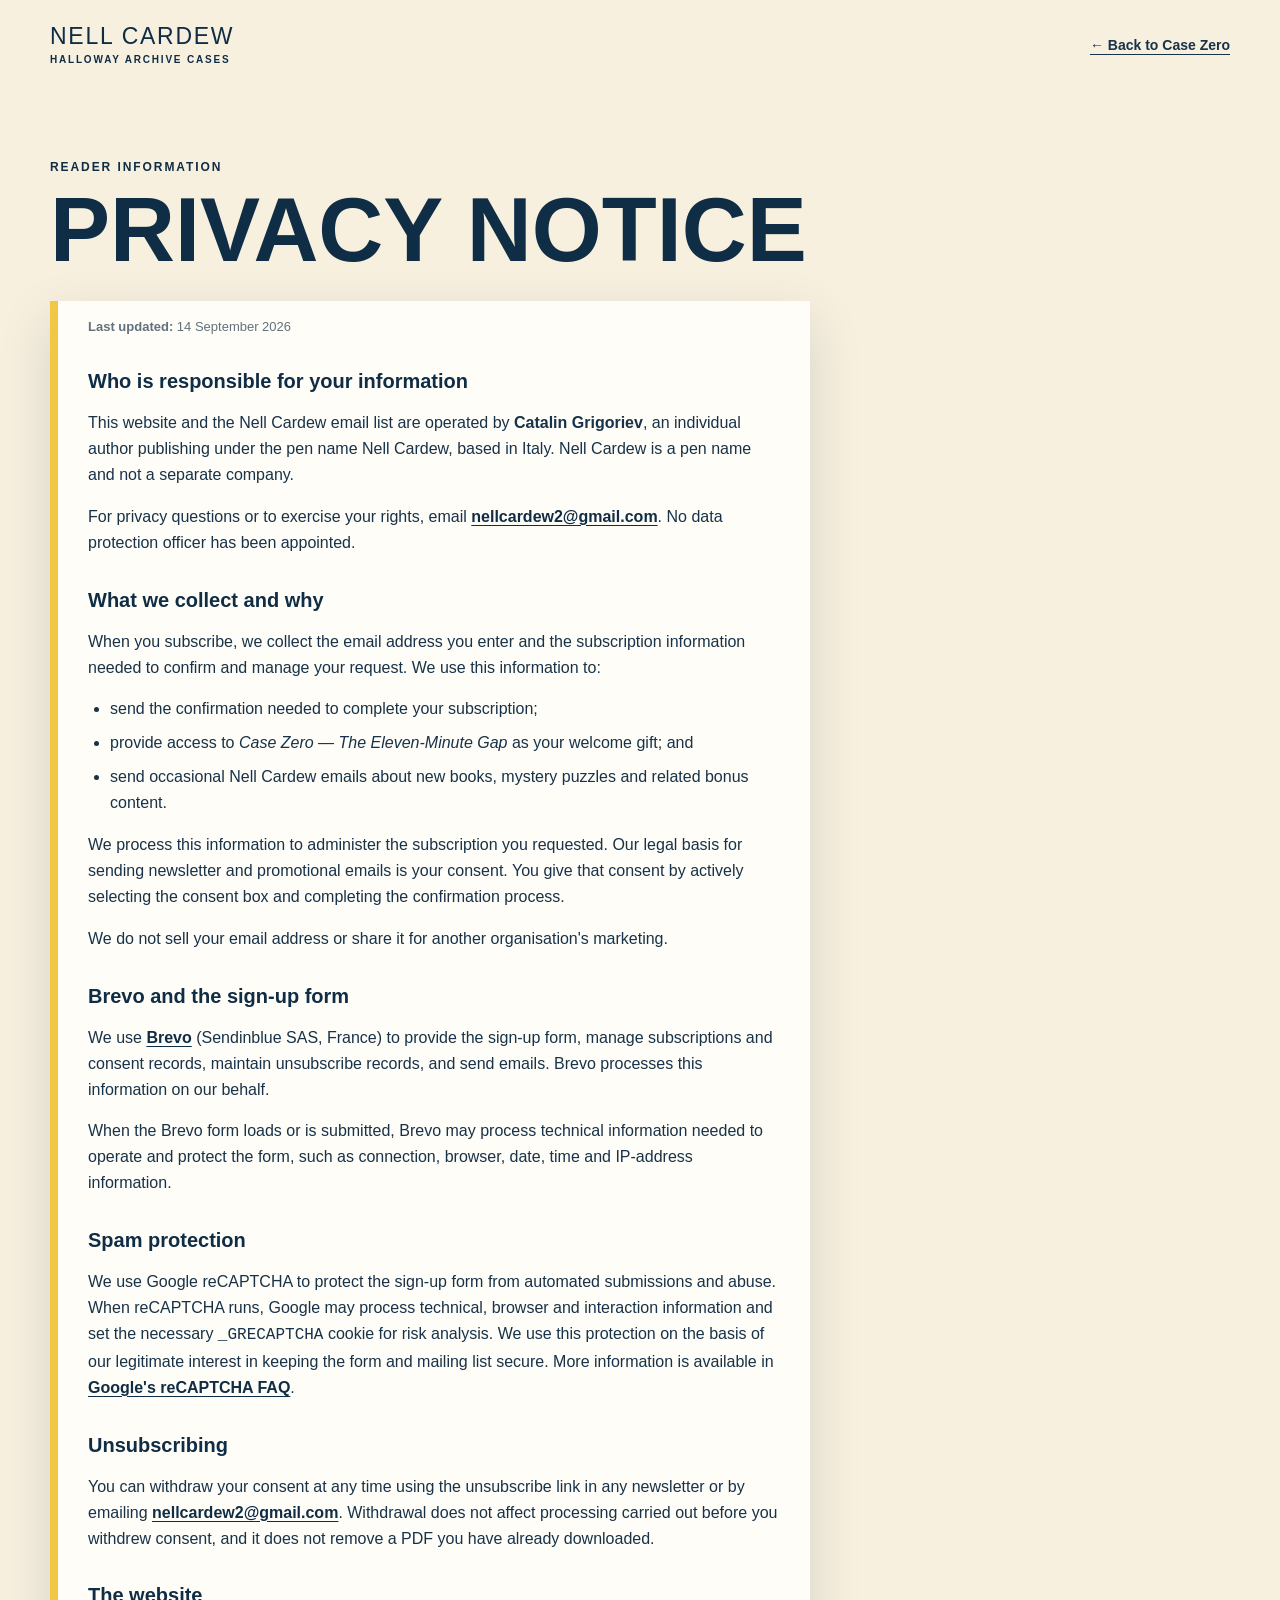
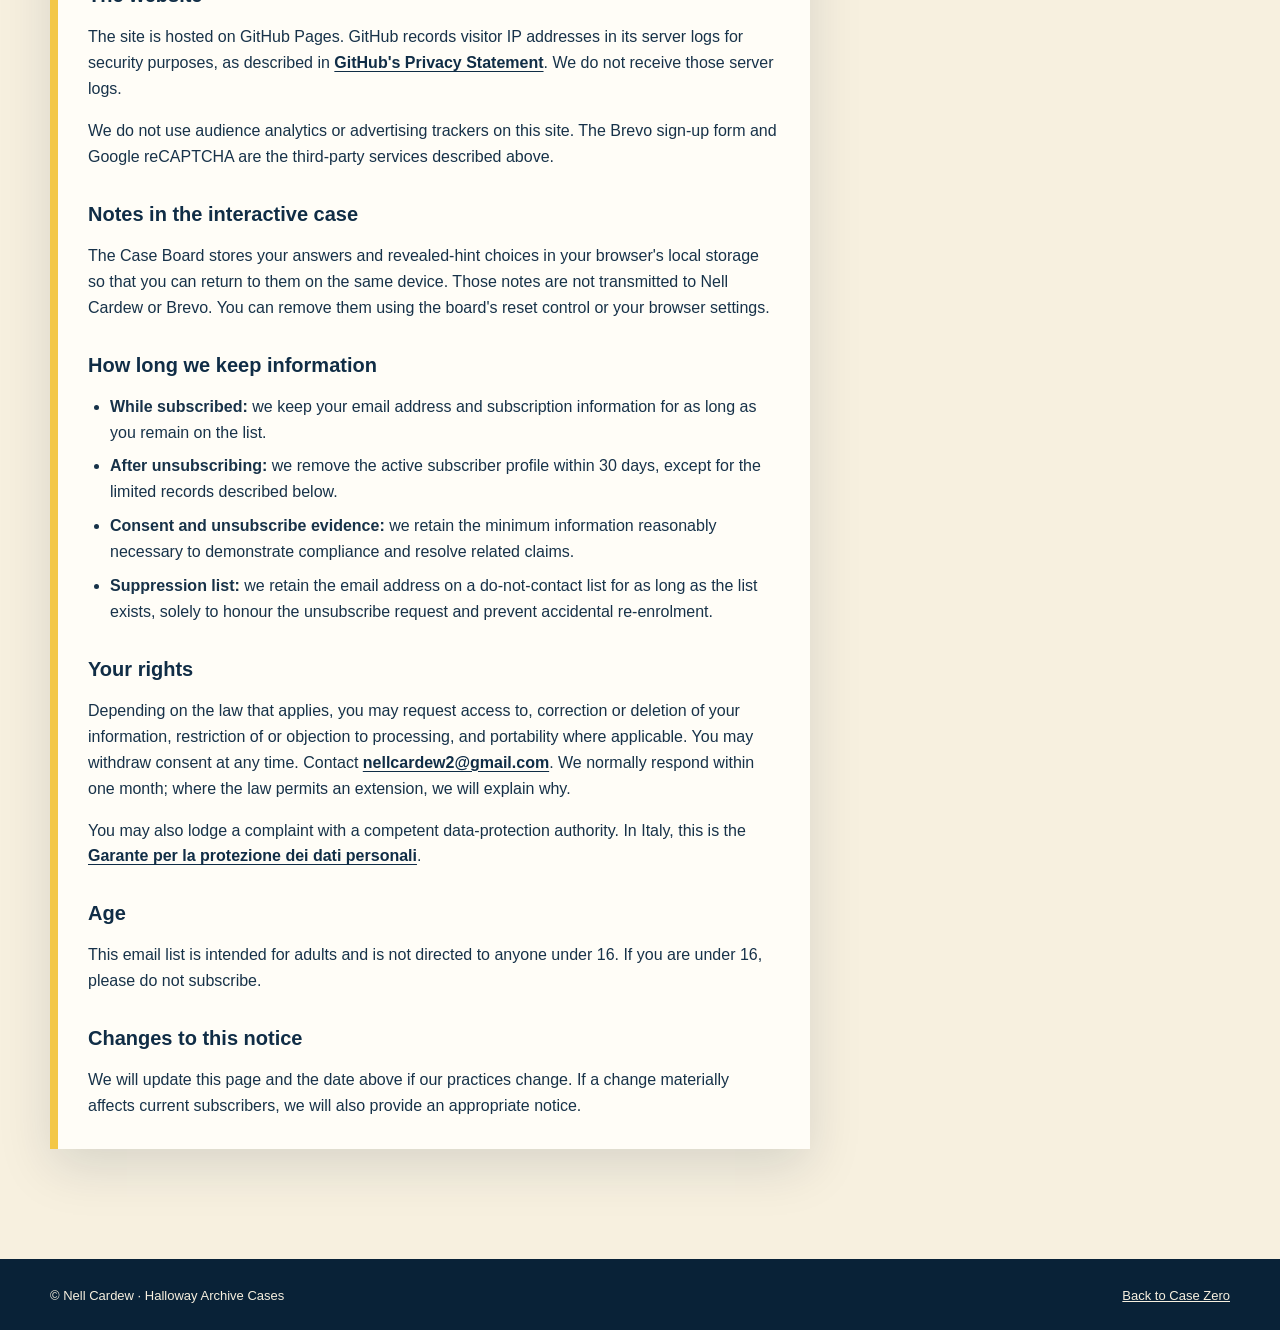
<file: privacy.html>
<!doctype html>
<html lang="en">
<head>
  <meta charset="utf-8">
  <meta name="viewport" content="width=device-width, initial-scale=1">
  <meta name="theme-color" content="#102d46">
  <meta name="robots" content="noindex, nofollow, noarchive">
  <meta name="description" content="Privacy information for the Nell Cardew reader email list and Case Zero welcome gift.">
  <title>Privacy Notice — Nell Cardew</title>
  <link rel="icon" href="assets/favicon.svg" type="image/svg+xml">
  <link rel="stylesheet" href="assets/styles.css">
</head>
<body class="plain-page">
  <a class="skip-link" href="#main">Skip to content</a>

  <header class="site-header wrap">
    <a class="wordmark" href="index.html" aria-label="Return to Case Zero">
      <span>NELL CARDEW</span>
      <small>Halloway Archive Cases</small>
    </a>
    <a class="text-link" href="index.html">← Back to Case Zero</a>
  </header>

  <main id="main" class="legal-page wrap">
    <p class="eyebrow eyebrow--dark">Reader information</p>
    <h1>Privacy Notice</h1>

    <div class="legal-card">
      <p class="legal-meta"><strong>Last updated:</strong> 14 September 2026</p>

      <h2>Who is responsible for your information</h2>
      <p>This website and the Nell Cardew email list are operated by <strong>Catalin Grigoriev</strong>, an individual author publishing under the pen name Nell Cardew, based in Italy. Nell Cardew is a pen name and not a separate company.</p>
      <p>For privacy questions or to exercise your rights, email <a href="mailto:nellcardew2@gmail.com">nellcardew2@gmail.com</a>. No data protection officer has been appointed.</p>

      <h2>What we collect and why</h2>
      <p>When you subscribe, we collect the email address you enter and the subscription information needed to confirm and manage your request. We use this information to:</p>
      <ul>
        <li>send the confirmation needed to complete your subscription;</li>
        <li>provide access to <em>Case Zero — The Eleven-Minute Gap</em> as your welcome gift; and</li>
        <li>send occasional Nell Cardew emails about new books, mystery puzzles and related bonus content.</li>
      </ul>
      <p>We process this information to administer the subscription you requested. Our legal basis for sending newsletter and promotional emails is your consent. You give that consent by actively selecting the consent box and completing the confirmation process.</p>
      <p>We do not sell your email address or share it for another organisation's marketing.</p>

      <h2>Brevo and the sign-up form</h2>
      <p>We use <a href="https://www.brevo.com/legal/privacypolicy/" rel="noopener">Brevo</a> (Sendinblue SAS, France) to provide the sign-up form, manage subscriptions and consent records, maintain unsubscribe records, and send emails. Brevo processes this information on our behalf.</p>
      <p>When the Brevo form loads or is submitted, Brevo may process technical information needed to operate and protect the form, such as connection, browser, date, time and IP-address information.</p>

      <h2>Spam protection</h2>
      <p>We use Google reCAPTCHA to protect the sign-up form from automated submissions and abuse. When reCAPTCHA runs, Google may process technical, browser and interaction information and set the necessary <code>_GRECAPTCHA</code> cookie for risk analysis. We use this protection on the basis of our legitimate interest in keeping the form and mailing list secure. More information is available in <a href="https://developers.google.com/recaptcha/docs/faq" rel="noopener">Google's reCAPTCHA FAQ</a>.</p>

      <h2>Unsubscribing</h2>
      <p>You can withdraw your consent at any time using the unsubscribe link in any newsletter or by emailing <a href="mailto:nellcardew2@gmail.com">nellcardew2@gmail.com</a>. Withdrawal does not affect processing carried out before you withdrew consent, and it does not remove a PDF you have already downloaded.</p>

      <h2>The website</h2>
      <p>The site is hosted on GitHub Pages. GitHub records visitor IP addresses in its server logs for security purposes, as described in <a href="https://docs.github.com/en/site-policy/privacy-policies/github-general-privacy-statement" rel="noopener">GitHub's Privacy Statement</a>. We do not receive those server logs.</p>
      <p>We do not use audience analytics or advertising trackers on this site. The Brevo sign-up form and Google reCAPTCHA are the third-party services described above.</p>

      <h2>Notes in the interactive case</h2>
      <p>The Case Board stores your answers and revealed-hint choices in your browser's local storage so that you can return to them on the same device. Those notes are not transmitted to Nell Cardew or Brevo. You can remove them using the board's reset control or your browser settings.</p>

      <h2>How long we keep information</h2>
      <ul>
        <li><strong>While subscribed:</strong> we keep your email address and subscription information for as long as you remain on the list.</li>
        <li><strong>After unsubscribing:</strong> we remove the active subscriber profile within 30 days, except for the limited records described below.</li>
        <li><strong>Consent and unsubscribe evidence:</strong> we retain the minimum information reasonably necessary to demonstrate compliance and resolve related claims.</li>
        <li><strong>Suppression list:</strong> we retain the email address on a do-not-contact list for as long as the list exists, solely to honour the unsubscribe request and prevent accidental re-enrolment.</li>
      </ul>

      <h2>Your rights</h2>
      <p>Depending on the law that applies, you may request access to, correction or deletion of your information, restriction of or objection to processing, and portability where applicable. You may withdraw consent at any time. Contact <a href="mailto:nellcardew2@gmail.com">nellcardew2@gmail.com</a>. We normally respond within one month; where the law permits an extension, we will explain why.</p>
      <p>You may also lodge a complaint with a competent data-protection authority. In Italy, this is the <a href="https://www.garanteprivacy.it/" rel="noopener">Garante per la protezione dei dati personali</a>.</p>

      <h2>Age</h2>
      <p>This email list is intended for adults and is not directed to anyone under 16. If you are under 16, please do not subscribe.</p>

      <h2>Changes to this notice</h2>
      <p>We will update this page and the date above if our practices change. If a change materially affects current subscribers, we will also provide an appropriate notice.</p>
    </div>
  </main>

  <footer class="site-footer">
    <div class="wrap footer-inner">
      <p>© Nell Cardew · Halloway Archive Cases</p>
      <a href="index.html">Back to Case Zero</a>
    </div>
  </footer>
</body>
</html>
</file>
<file: assets/styles.css>
:root {
  --navy: #102d46;
  --navy-deep: #092237;
  --navy-soft: #24445f;
  --yellow: #f3c746;
  --cream: #f7f0df;
  --paper: #fffdf7;
  --blue-pale: #dcecef;
  --blue-line: #b9d3d9;
  --ink: #173249;
  --muted: #62717d;
  --danger: #8c2f2b;
  --border: rgba(16, 45, 70, 0.18);
  --shadow: 0 18px 50px rgba(9, 34, 55, 0.13);
  --display: Impact, Haettenschweiler, "Arial Narrow Bold", "Arial Black", sans-serif;
  --body: Inter, ui-sans-serif, -apple-system, BlinkMacSystemFont, "Segoe UI", sans-serif;
}

* { box-sizing: border-box; }
html { scroll-behavior: smooth; scroll-padding-top: 118px; }
body { margin: 0; color: var(--ink); background: var(--paper); font-family: var(--body); font-size: 16px; line-height: 1.62; }
body, input, textarea, button { -webkit-font-smoothing: antialiased; }
a { color: inherit; }
img, svg { max-width: 100%; }
button, input, textarea { font: inherit; }
button, a { -webkit-tap-highlight-color: transparent; }
button { cursor: pointer; }

.wrap { width: min(1180px, calc(100% - 40px)); margin-inline: auto; }
.readable { max-width: 900px; }
.skip-link { position: fixed; z-index: 1000; top: 12px; left: 12px; padding: 10px 14px; background: var(--yellow); color: var(--navy); font-weight: 800; transform: translateY(-160%); }
.skip-link:focus { transform: translateY(0); }
.preview-banner { min-height: 32px; display: flex; align-items: center; justify-content: center; gap: 8px; padding: 5px 20px; background: var(--yellow); color: var(--navy-deep); font-size: 13px; font-weight: 800; letter-spacing: .02em; text-align: center; }
.status-dot { width: 7px; height: 7px; border-radius: 50%; background: var(--navy); box-shadow: 0 0 0 3px rgba(16,45,70,.12); }
.site-header { min-height: 90px; display: flex; align-items: center; justify-content: space-between; gap: 24px; }
.wordmark { display: inline-flex; flex-direction: column; text-decoration: none; color: var(--navy); line-height: 1; }
.wordmark span { font-family: var(--display); font-size: 23px; letter-spacing: .075em; }
.wordmark small { margin-top: 7px; font-size: 10px; font-weight: 800; letter-spacing: .18em; text-transform: uppercase; }
.wordmark--light { color: var(--cream); }
.file-label { color: var(--navy); border: 1px solid var(--border); padding: 7px 10px; font-size: 11px; font-weight: 900; letter-spacing: .16em; }
.text-link { font-size: 14px; font-weight: 800; text-underline-offset: 4px; }
.eyebrow, .kicker { margin: 0 0 12px; font-size: 12px; line-height: 1.3; font-weight: 900; letter-spacing: .16em; text-transform: uppercase; }
.eyebrow { color: var(--cream); }
.eyebrow span { color: var(--yellow); }
.eyebrow--dark { color: var(--navy); }
.kicker { color: var(--muted); }
.hero-deck { margin: 20px 0 24px; color: var(--cream); font-size: clamp(20px, 2.5vw, 30px); line-height: 1.25; font-weight: 750; }
.button { min-height: 48px; display: inline-flex; align-items: center; justify-content: center; border: 0; border-radius: 2px; padding: 12px 20px; font-weight: 900; line-height: 1.2; text-decoration: none; transition: transform .18s ease, box-shadow .18s ease, background .18s ease; }
.button:hover { transform: translateY(-2px); }
.button:focus-visible, input:focus-visible, textarea:focus-visible, a:focus-visible { outline: 3px solid #4e9cc3; outline-offset: 3px; }
.button--yellow { color: var(--navy-deep); background: var(--yellow); box-shadow: 0 8px 22px rgba(243,199,70,.24); }
.button--yellow:hover { background: #ffd65f; }
.button--paper { color: var(--navy); background: var(--paper); border: 2px solid var(--navy); box-shadow: none; }
.button--paper:hover { color: var(--cream); background: var(--navy); }
.button--outline { min-width: 92px; color: var(--navy); background: transparent; border: 2px solid var(--navy); }
.button--outline:hover { background: var(--navy); color: var(--cream); }
.button:disabled { cursor: not-allowed; opacity: .42; transform: none; box-shadow: none; }

/* Landing */
.landing-page { background: var(--cream); }
.landing-hero { min-height: 700px; display: grid; grid-template-columns: minmax(0, 1.06fr) minmax(360px, .94fr); background: var(--navy); box-shadow: var(--shadow); overflow: hidden; }
.hero-copy { position: relative; z-index: 2; padding: clamp(55px, 7vw, 90px) clamp(34px, 6vw, 80px); }
.hero-copy h1, .case-hero h1 { margin: 0; color: var(--cream); font-family: var(--display); font-size: clamp(58px, 8.2vw, 112px); font-weight: 900; line-height: .84; letter-spacing: .015em; text-transform: uppercase; }
.hero-copy h1 span, .case-hero h1 span { color: var(--yellow); }
.case-facts { display: flex; flex-wrap: wrap; gap: 8px; margin: 0 0 32px; }
.case-facts span { padding: 7px 10px; border: 1px solid rgba(247,240,223,.4); color: var(--cream); font-size: 11px; line-height: 1.2; font-weight: 850; letter-spacing: .08em; text-transform: uppercase; }
.access-card { max-width: 660px; padding: 26px; background: var(--paper); box-shadow: 12px 12px 0 var(--blue-pale); }
.access-card--embed { padding: 18px; }
.access-card--embed > .kicker { margin: 0 0 8px; }
.brevo-form-frame { width: 100%; overflow: hidden; background: #fff; }
.brevo-form-frame iframe { display: block; width: 100%; height: 860px; max-width: 540px; margin: 0 auto; border: 0; }
.embed-privacy { margin: 10px 0 0; padding-top: 12px; border-top: 1px solid var(--border); color: var(--muted); font-size: 12px; line-height: 1.5; }
.embed-privacy a { color: var(--navy); font-weight: 850; }
.access-card__heading { display: flex; align-items: flex-start; gap: 16px; }
.access-card__heading h2 { margin: 0; color: var(--navy); font-size: 23px; line-height: 1.1; }
.access-card > p { margin: 14px 0 18px; font-size: 15px; line-height: 1.55; }
.step-number { flex: 0 0 auto; display: grid; place-items: center; width: 42px; height: 42px; background: var(--navy); color: var(--yellow); font-family: var(--display); font-size: 19px; }
.access-form label:not(.check-row) { display: block; margin-bottom: 6px; color: var(--navy); font-size: 14px; font-weight: 850; }
.input-row { display: grid; grid-template-columns: minmax(0, 1fr) auto; }
.input-row input { min-height: 52px; min-width: 0; padding: 12px 14px; border: 2px solid var(--navy); border-right: 0; border-radius: 0; color: var(--navy); background: white; }
.input-row .button { min-height: 52px; }
.field-note, .field-error { margin: 7px 0 0; font-size: 12px; line-height: 1.45; }
.field-note { color: var(--muted); }
.field-error { min-height: 18px; color: var(--danger); font-weight: 800; }
.check-row { display: flex; align-items: flex-start; gap: 10px; margin: 14px 0 0; color: var(--ink); font-size: 13px; line-height: 1.4; cursor: pointer; }
.check-row input { flex: 0 0 auto; width: 18px; height: 18px; margin-top: 1px; accent-color: var(--navy); }
.privacy-note { margin: 8px 0 0; color: var(--muted); font-size: 12px; line-height: 1.45; }
.privacy-note a { color: var(--navy); font-weight: 850; text-underline-offset: 3px; }
.preview-shortcut { display: flex; justify-content: space-between; gap: 14px; margin-top: 18px; padding-top: 14px; border-top: 1px solid var(--border); font-size: 13px; }
.preview-shortcut span { color: var(--muted); }
.preview-shortcut a { color: var(--navy); font-weight: 850; }
.form-success { outline: none; }
.form-success h3 { margin: 0; color: var(--navy); font-size: 26px; line-height: 1.1; }
.form-success p:not(.kicker) { margin: 10px 0 18px; font-size: 14px; }
.button-row { display: flex; flex-wrap: wrap; gap: 10px; }
.hero-visual { position: relative; min-height: 700px; overflow: hidden; background: linear-gradient(145deg, #dcecef 0%, #c8e0e5 100%); }
.hero-visual::before { content: ""; position: absolute; inset: 0; opacity: .34; background-image: linear-gradient(rgba(16,45,70,.13) 1px, transparent 1px), linear-gradient(90deg, rgba(16,45,70,.13) 1px, transparent 1px); background-size: 44px 44px; }
.clock-figure { position: absolute; left: 50%; top: 43%; width: min(34vw, 450px); aspect-ratio: 1; transform: translate(-50%, -50%); }
.clock-ring { position: absolute; border-radius: 50%; border: 5px solid var(--navy); }
.clock-ring--outer { inset: 0; border-width: 12px; border-right-color: transparent; transform: rotate(-12deg); }
.clock-ring--inner { inset: 16%; border-width: 2px; opacity: .45; }
.clock-hand { position: absolute; left: 50%; bottom: 50%; width: 7px; transform-origin: center bottom; background: var(--navy); border-radius: 6px; }
.clock-hand--minute { height: 35%; transform: translateX(-50%) rotate(66deg); }
.clock-hand--hour { height: 24%; transform: translateX(-50%) rotate(320deg); }
.clock-center { position: absolute; left: 50%; top: 50%; width: 24px; height: 24px; border: 6px solid var(--yellow); border-radius: 50%; background: var(--navy); transform: translate(-50%, -50%); }
.gap-mark { position: absolute; right: 4%; width: 18%; height: 12px; background: var(--yellow); transform: rotate(-24deg); }
.gap-mark--one { top: 28%; }.gap-mark--two { top: 36%; right: 0; width: 12%; }
.timestamp { position: absolute; min-width: 112px; padding: 10px 12px; border-left: 5px solid var(--yellow); color: var(--navy); background: rgba(255,253,247,.88); box-shadow: 0 8px 20px rgba(16,45,70,.12); line-height: 1; }
.timestamp small { display: block; margin-bottom: 5px; font-size: 10px; font-weight: 900; letter-spacing: .15em; }
.timestamp strong { font-family: var(--display); font-size: 25px; letter-spacing: .04em; }
.timestamp--access { left: 7%; top: 13%; }.timestamp--mail { right: 7%; top: 21%; }.timestamp--print { right: 9%; bottom: 22%; }.timestamp--lift { left: 8%; bottom: 29%; }
.visual-caption { position: absolute; left: 10%; right: 10%; bottom: 6%; margin: 0; padding-top: 16px; border-top: 2px solid var(--navy); color: var(--navy); font-size: 15px; font-weight: 800; text-align: center; }
.how-it-works { padding: 95px 0; background: var(--cream); }
.how-it-works h2 { margin: 0 0 40px; color: var(--navy); font-family: var(--display); font-size: clamp(42px, 5vw, 68px); line-height: .95; text-transform: uppercase; }
.steps-grid { display: grid; grid-template-columns: repeat(4, 1fr); border-top: 2px solid var(--navy); border-bottom: 2px solid var(--navy); }
.steps-grid article { padding: 28px 24px; border-right: 1px solid var(--border); }
.steps-grid article:last-child { border: 0; }
.steps-grid article > span { color: var(--yellow); font-family: var(--display); font-size: 36px; -webkit-text-stroke: 1px var(--navy); }
.steps-grid h3 { margin: 10px 0 7px; color: var(--navy); font-size: 17px; }
.steps-grid p { margin: 0; color: var(--muted); font-size: 14px; }
.no-print-note { margin: 26px 0 0; text-align: center; }
.site-footer { padding: 26px 0; color: var(--cream); background: var(--navy-deep); font-size: 13px; }
.footer-inner { display: flex; justify-content: space-between; gap: 20px; }
.footer-inner p { margin: 0; }

/* Case chrome */
.case-page { background: var(--paper); padding-bottom: 0; }
.case-header { color: var(--cream); background: var(--navy-deep); }
.case-header__inner { min-height: 76px; display: grid; grid-template-columns: 1fr auto 1fr; align-items: center; gap: 28px; }
.case-id { display: flex; flex-direction: column; align-items: center; font-size: 10px; line-height: 1.3; letter-spacing: .13em; text-transform: uppercase; }
.case-id span { color: var(--yellow); font-weight: 900; }
.case-id strong { margin-top: 3px; color: var(--cream); }
.case-header__actions { justify-self: end; display: flex; align-items: center; gap: 18px; }
.case-download { min-height: 46px; display: grid; grid-template-columns: auto auto; align-content: center; column-gap: 8px; padding: 6px 11px; border: 2px solid var(--yellow); color: var(--cream); line-height: 1.05; text-decoration: none; }
.case-download > span { grid-row: 1 / 3; align-self: center; color: var(--yellow); font-size: 23px; font-weight: 900; }
.case-download strong { font-size: 13px; letter-spacing: .08em; }
.case-download small { color: var(--blue-line); font-size: 10px; white-space: nowrap; }
.case-download:hover { color: var(--navy); background: var(--yellow); }
.case-download:hover > span, .case-download:hover small { color: var(--navy); }
.case-progress { width: 150px; color: var(--cream); font-size: 11px; font-weight: 800; text-align: right; }
.progress-track { display: block; height: 4px; margin-top: 6px; background: rgba(255,255,255,.2); }
.progress-track span { display: block; width: 0; height: 100%; background: var(--yellow); transition: width .2s ease; }
.case-nav { position: sticky; z-index: 50; top: 0; color: var(--navy); background: rgba(247,240,223,.96); border-bottom: 1px solid var(--border); backdrop-filter: blur(12px); }
.case-nav__inner { min-height: 48px; display: flex; justify-content: center; }
.case-nav a { position: relative; min-width: 112px; display: flex; align-items: center; justify-content: center; padding: 10px 18px; font-size: 12px; font-weight: 900; letter-spacing: .09em; text-decoration: none; text-transform: uppercase; }
.case-nav a::after { content: ""; position: absolute; left: 16px; right: 16px; bottom: 0; height: 3px; background: var(--yellow); transform: scaleX(0); transition: transform .18s ease; }
.case-nav a:hover::after, .case-nav a.is-active::after { transform: scaleX(1); }
.case-hero { padding: 100px 0; color: var(--cream); background: var(--navy); }
.case-hero__grid { display: grid; grid-template-columns: 1.2fr .8fr; align-items: end; gap: 70px; }
.case-hero h1 { font-size: clamp(72px, 9vw, 128px); }
.case-facts--dark { margin-bottom: 0; }
.mission-card { padding: 30px; color: var(--navy); background: var(--blue-pale); box-shadow: 12px 12px 0 var(--yellow); }
.mission-card p:not(.kicker) { margin: 0 0 24px; font-size: 18px; font-weight: 700; line-height: 1.5; }
.mission-actions { display: grid; gap: 10px; }
.button--download { display: grid; grid-template-columns: auto 1fr; justify-content: start; column-gap: 10px; padding: 10px 15px; border: 2px solid var(--navy); color: var(--navy); background: transparent; text-align: left; }
.button--download > span { grid-row: 1 / 3; align-self: center; color: var(--navy); font-size: 24px; line-height: 1; }
.button--download small { display: block; font-size: 11px; font-weight: 750; opacity: .72; }
.button--download:hover { color: var(--cream); background: var(--navy); }
.button--download:hover > span { color: var(--yellow); }
.section { padding: 95px 0; }
.section--cream { background: var(--cream); }
.section--blue { color: var(--cream); background: var(--navy); }
.section-heading { margin-bottom: 38px; }
.section-heading h2 { margin: 0; color: var(--navy); font-family: var(--display); font-size: clamp(46px, 6vw, 78px); line-height: .95; letter-spacing: .02em; text-transform: uppercase; }
.section-heading > p:last-child { max-width: 680px; margin: 15px 0 0; color: var(--muted); font-size: 18px; }
.section-heading--split { display: flex; justify-content: space-between; align-items: end; gap: 50px; }
.section-heading--split > p { max-width: 430px; margin: 0 0 5px; color: var(--muted); }
.section--blue .section-heading h2, .section--blue .section-heading--split > p { color: var(--cream); }
.numbered-steps { display: grid; grid-template-columns: repeat(2, 1fr); gap: 0; margin: 0; padding: 0; list-style: none; border: 2px solid var(--navy); }
.numbered-steps li { min-height: 112px; display: flex; align-items: center; gap: 18px; padding: 22px; border-right: 1px solid var(--border); border-bottom: 1px solid var(--border); }
.numbered-steps li:nth-child(2n) { border-right: 0; }.numbered-steps li:nth-last-child(-n+2) { border-bottom: 0; }
.numbered-steps span { color: var(--yellow); font-family: var(--display); font-size: 38px; -webkit-text-stroke: 1px var(--navy); }
.numbered-steps p { margin: 0; font-weight: 750; }
.important-note { margin-top: 28px; padding: 22px 24px; border-left: 7px solid var(--yellow); background: var(--blue-pale); }
.important-note strong { font-size: 12px; letter-spacing: .16em; text-transform: uppercase; }
.important-note p { margin: 6px 0 0; }
.lead { font-size: 21px; font-weight: 750; }
.incident-section p { max-width: 820px; }
.question-strip { display: flex; flex-direction: column; gap: 7px; margin-top: 35px; padding: 23px 25px; color: var(--cream); background: var(--navy); }
.question-strip span { color: var(--yellow); font-size: 11px; font-weight: 900; letter-spacing: .16em; text-transform: uppercase; }
.question-strip strong { font-size: 20px; }
.people-grid { display: grid; grid-template-columns: repeat(2, 1fr); gap: 18px; }
.person-card { position: relative; min-height: 255px; padding: 28px; color: var(--navy); background: var(--paper); overflow: hidden; }
.person-card .person-index { position: absolute; right: -4px; top: -27px; color: rgba(16,45,70,.07); font-family: var(--display); font-size: 150px; line-height: 1; }
.person-card .role { position: relative; margin: 0 0 12px; color: var(--muted); font-size: 11px; font-weight: 900; letter-spacing: .12em; text-transform: uppercase; }
.person-card h3 { position: relative; margin: 0 0 12px; font-size: 26px; line-height: 1.1; }
.person-card p:last-child { position: relative; margin: 0; }
.formula-card { display: flex; align-items: center; justify-content: center; gap: 14px; padding: 22px; border: 2px solid var(--navy); color: var(--navy); background: var(--blue-pale); font-size: clamp(18px, 3vw, 28px); font-weight: 900; text-transform: uppercase; }
.formula-card b { color: #4d778b; }
.center-note { margin: 12px 0 35px; color: var(--muted); font-size: 14px; text-align: center; }
.clock-rules h3 { margin-top: 30px; text-transform: uppercase; letter-spacing: .08em; font-size: 15px; }
.rule-list { padding-left: 24px; }
.rule-list li { margin-bottom: 10px; padding-left: 7px; }
.rule-list li::marker { color: var(--yellow); font-weight: 900; }
.daniel-note { margin: 32px 0 0; padding: 24px 26px; border: 0; border-left: 7px solid var(--yellow); color: var(--navy); background: var(--cream); font-size: 20px; font-weight: 750; }
.daniel-note span { display: block; margin-bottom: 6px; color: var(--muted); font-size: 11px; font-weight: 900; letter-spacing: .16em; text-transform: uppercase; }

/* Evidence */
.evidence-jumps { display: flex; gap: 8px; margin: -12px 0 30px; }
.evidence-jumps a { width: 46px; height: 46px; display: grid; place-items: center; border: 2px solid var(--navy); color: var(--navy); font-family: var(--display); font-size: 21px; text-decoration: none; }
.evidence-jumps a:hover { color: var(--yellow); background: var(--navy); }
.exhibit { scroll-margin-top: 110px; margin-bottom: 34px; background: var(--paper); border: 1px solid var(--border); box-shadow: 0 10px 25px rgba(9,34,55,.07); }
.exhibit-header { min-height: 92px; display: grid; grid-template-columns: auto 1fr auto; align-items: center; gap: 18px; padding: 18px 22px; color: var(--cream); background: var(--navy); }
.exhibit-letter { width: 54px; height: 54px; display: grid; place-items: center; color: var(--navy); background: var(--yellow); font-family: var(--display); font-size: 30px; }
.exhibit-header p { margin: 0 0 3px; color: var(--blue-line); font-size: 10px; font-weight: 900; letter-spacing: .13em; text-transform: uppercase; }
.exhibit-header h3 { margin: 0; color: var(--cream); font-size: 22px; line-height: 1.15; }
.stamp { padding: 6px 8px; border: 1px solid rgba(255,255,255,.4); color: var(--cream); font-size: 9px; font-weight: 900; letter-spacing: .13em; text-transform: uppercase; transform: rotate(-2deg); }
.table-wrap { width: 100%; overflow-x: auto; }
table { width: 100%; border-collapse: collapse; min-width: 650px; }
th, td { padding: 16px 20px; border-bottom: 1px solid var(--border); text-align: left; vertical-align: top; }
th { color: var(--muted); background: rgba(220,236,239,.48); font-size: 10px; font-weight: 900; letter-spacing: .13em; text-transform: uppercase; }
td { font-size: 14px; }
td time { color: var(--navy); font-family: ui-monospace, SFMono-Regular, Menlo, monospace; font-size: 16px; font-weight: 900; }
.exhibit-notes { display: grid; grid-template-columns: 1fr 1fr; gap: 1px; background: var(--border); border-top: 1px solid var(--border); }
.exhibit-notes--three { grid-template-columns: 1fr 1fr 1fr; }
.exhibit-notes > div { padding: 23px; background: var(--paper); }
.exhibit-notes strong { color: var(--navy); font-size: 11px; letter-spacing: .12em; text-transform: uppercase; }
.exhibit-notes p { margin: 7px 0 0; font-size: 14px; }
.exhibit-notes .clue-box { background: var(--blue-pale); }
.camera-window { color: var(--cream); background: var(--navy) !important; }
.camera-window > span { font-size: 10px; font-weight: 900; letter-spacing: .13em; text-transform: uppercase; }
.camera-window > div { display: flex; align-items: center; justify-content: space-between; gap: 10px; margin: 10px 0; color: var(--yellow); font-family: ui-monospace, SFMono-Regular, Menlo, monospace; font-weight: 900; }
.camera-window p { color: var(--cream); }
.finance-query { background: var(--yellow) !important; }

/* Board */
.board-section { color: var(--cream); background: var(--navy-deep); }
.board-section .section-heading h2 { color: var(--cream); }
.save-status { margin-bottom: 6px; padding: 8px 10px; border: 1px solid rgba(255,255,255,.24); color: var(--blue-pale); font-size: 12px; font-weight: 800; }
.save-status span { color: var(--yellow); }
.board-intro { max-width: 680px; margin: -18px 0 32px; color: var(--blue-line); }
.board-block { margin: 0 0 22px; padding: 0; border: 1px solid rgba(255,255,255,.18); }
.board-block legend { width: 100%; display: flex; align-items: center; gap: 14px; padding: 16px 20px; color: var(--cream); background: var(--navy-soft); font-size: 13px; font-weight: 900; letter-spacing: .1em; text-transform: uppercase; }
.board-block legend span { width: 29px; height: 29px; display: grid; place-items: center; color: var(--navy); background: var(--yellow); font-family: var(--display); font-size: 17px; }
.field-grid { display: grid; grid-template-columns: repeat(2, 1fr); gap: 16px; padding: 22px; }
.field-grid--clocks { grid-template-columns: repeat(3, 1fr); }
.field-grid--clocks label:last-child { grid-column: 2; }
.field-stack { display: grid; gap: 17px; padding: 22px; }
.board-block label { color: var(--blue-pale); font-size: 13px; font-weight: 800; }
.board-block input, .board-block textarea { width: 100%; display: block; margin-top: 7px; border: 2px solid transparent; border-radius: 0; padding: 13px 14px; color: var(--navy); background: var(--blue-pale); resize: vertical; }
.board-block input { min-height: 50px; }
.board-block input::placeholder, .board-block textarea::placeholder { color: #738895; opacity: 1; }
.board-block input:focus, .board-block textarea:focus { border-color: var(--yellow); outline: 0; background: white; }
.text-button { border: 0; padding: 6px 0; color: var(--blue-line); background: transparent; font-size: 13px; font-weight: 800; text-decoration: underline; text-underline-offset: 4px; }
.text-button:hover { color: var(--cream); }

/* Hints and solution */
.hint-list { display: grid; gap: 15px; }
.hint-card { display: grid; grid-template-columns: 1fr auto; align-items: center; gap: 20px; padding: 22px 24px; border: 1px solid var(--border); background: var(--paper); }
.hint-card--final { border-left: 7px solid var(--yellow); }
.hint-card h3 { margin: 3px 0 2px; color: var(--navy); font-size: 22px; line-height: 1.2; }
.hint-card > div > p { margin: 0; color: var(--muted); font-size: 14px; }
.hint-level { color: var(--navy); font-size: 10px; font-weight: 900; letter-spacing: .14em; text-transform: uppercase; }
.hint-content { grid-column: 1 / -1; margin: 4px -24px -22px; padding: 24px; border-top: 1px solid var(--border); background: var(--blue-pale); }
.hint-content p { margin: 0 0 13px; }
.hint-content p:last-child { margin-bottom: 0; }
.hint-content ol { margin: 10px 0 16px; padding-left: 22px; }
.hint-content li { margin-bottom: 7px; }
.answer-pair { display: grid; grid-template-columns: 1fr auto; gap: 1px; margin-bottom: 18px; background: var(--blue-line); }
.answer-pair > * { padding: 10px 13px; background: var(--paper); }
.answer-pair span { color: var(--muted); font-size: 12px; font-weight: 900; letter-spacing: .1em; text-transform: uppercase; }
.answer-pair strong { color: var(--navy); font-family: ui-monospace, SFMono-Regular, Menlo, monospace; }
.solution-section { color: var(--cream); background: var(--navy); }
.solution-gate { max-width: 650px; margin: 0 auto; text-align: center; }
.gate-icon { width: 72px; height: 72px; display: grid; place-items: center; margin: 0 auto 20px; border: 3px solid var(--yellow); border-radius: 50%; color: var(--yellow); font-family: var(--display); font-size: 40px; }
.solution-gate h2 { margin: 0; color: var(--cream); font-family: var(--display); font-size: clamp(48px, 7vw, 72px); line-height: .95; text-transform: uppercase; }
.solution-gate > p:not(.eyebrow) { margin: 18px auto 24px; color: var(--blue-pale); }
.check-row--gate { max-width: 500px; margin: 0 auto 20px; justify-content: center; color: var(--cream); font-size: 14px; text-align: left; }
.check-row--gate input { accent-color: var(--yellow); }
.verified-solution { outline: none; }
.verified-solution header { margin-bottom: 30px; }
.verified-solution header h2 { margin: 0; color: var(--yellow); font-size: clamp(28px, 4vw, 48px); line-height: 1.15; }
.table-wrap--dark { border: 1px solid rgba(255,255,255,.2); }
.table-wrap--dark th { color: var(--blue-pale); background: var(--navy-deep); }
.table-wrap--dark td { color: var(--cream); border-color: rgba(255,255,255,.14); }
.table-wrap--dark td time { color: var(--yellow); }
.solution-copy { display: grid; gap: 1px; margin-top: 30px; background: rgba(255,255,255,.16); }
.solution-copy section { padding: 25px; background: var(--navy-deep); }
.solution-copy h3 { margin: 0 0 8px; color: var(--yellow); font-size: 13px; letter-spacing: .12em; text-transform: uppercase; }
.solution-copy p { margin: 0; }
.daniel-note--dark { color: var(--cream); background: var(--navy-deep); }
.daniel-note--dark span { color: var(--blue-line); }
.case-closed { display: grid; grid-template-columns: 1fr auto 1fr; align-items: center; gap: 20px; margin-top: 30px; padding: 20px; border-top: 2px solid var(--yellow); border-bottom: 2px solid var(--yellow); text-transform: uppercase; }
.case-closed span, .case-closed small { color: var(--blue-line); font-size: 10px; font-weight: 900; letter-spacing: .14em; }
.case-closed strong { color: var(--yellow); font-family: var(--display); font-size: 35px; letter-spacing: .05em; }
.case-closed small { text-align: right; }
.site-footer--case { padding-bottom: 28px; }
.mobile-case-nav { display: none; }

/* Plain page */
.plain-page { min-height: 100vh; background: var(--cream); }
.legal-page { padding: 70px 0 110px; }
.legal-page h1 { margin: 0 0 28px; color: var(--navy); font-family: var(--display); font-size: clamp(52px, 8vw, 90px); line-height: .95; text-transform: uppercase; }
.legal-card { max-width: 760px; padding: 30px; border-left: 8px solid var(--yellow); background: var(--paper); box-shadow: var(--shadow); }
.legal-card p:first-child { margin-top: 0; }.legal-card p:last-child { margin-bottom: 0; }
.legal-card h2 { margin: 32px 0 10px; color: var(--navy); font-size: 20px; line-height: 1.25; }
.legal-card h2:first-child { margin-top: 0; }
.legal-card p, .legal-card li { color: var(--ink); }
.legal-card ul { padding-left: 22px; }
.legal-card li { margin-bottom: 8px; }
.legal-card a { color: var(--navy); font-weight: 750; text-underline-offset: 3px; }
.legal-meta { margin: -15px 0 28px !important; color: var(--muted) !important; font-size: 13px; }

[hidden] { display: none !important; }

@media (max-width: 940px) {
  .landing-hero { width: 100%; grid-template-columns: 1fr; }
  .hero-copy { padding-bottom: 60px; }
  .hero-visual { min-height: 560px; }
  .clock-figure { width: min(62vw, 410px); }
  .steps-grid { grid-template-columns: repeat(2, 1fr); }
  .steps-grid article:nth-child(2) { border-right: 0; }
  .steps-grid article:nth-child(-n+2) { border-bottom: 1px solid var(--border); }
  .case-hero__grid { grid-template-columns: 1fr; gap: 45px; }
  .mission-card { max-width: 640px; }
  .exhibit-notes--three { grid-template-columns: 1fr; }
  .field-grid--clocks { grid-template-columns: repeat(2, 1fr); }
  .field-grid--clocks label:last-child { grid-column: auto; }
}

@media (max-width: 700px) {
  html { scroll-padding-top: 82px; }
  body { font-size: 16px; }
  .wrap { width: min(100% - 28px, 1180px); }
  .preview-banner { font-size: 11px; }
  .site-header { min-height: 72px; }
  .wordmark span { font-size: 20px; }
  .file-label { display: none; }
  .landing-hero { min-height: 0; }
  .hero-copy { padding: 50px 22px 45px; }
  .hero-copy h1, .case-hero h1 { font-size: clamp(52px, 15.5vw, 78px); }
  .hero-deck { font-size: 21px; }
  .access-card { margin-top: 26px; padding: 20px; box-shadow: 7px 7px 0 var(--blue-pale); }
  .access-card--embed { padding: 12px; }
  .brevo-form-frame iframe { height: 900px; }
  .access-card__heading h2 { font-size: 20px; }
  .input-row { grid-template-columns: 1fr; gap: 9px; }
  .input-row input { border-right: 2px solid var(--navy); }
  .preview-shortcut { flex-direction: column; }
  .hero-visual { min-height: 490px; }
  .clock-figure { top: 45%; width: min(74vw, 360px); }
  .timestamp { min-width: 94px; padding: 8px 9px; }
  .timestamp strong { font-size: 20px; }
  .timestamp--access { left: 4%; top: 8%; }.timestamp--mail { right: 4%; top: 18%; }.timestamp--print { right: 4%; bottom: 21%; }.timestamp--lift { left: 4%; bottom: 29%; }
  .visual-caption { bottom: 4%; font-size: 13px; }
  .how-it-works { padding: 65px 0; }
  .how-it-works h2 { font-size: 44px; }
  .steps-grid { grid-template-columns: 1fr; }
  .steps-grid article { border-right: 0; border-bottom: 1px solid var(--border) !important; }
  .steps-grid article:last-child { border-bottom: 0 !important; }
  .footer-inner { flex-direction: column; }

  .case-page { padding-bottom: 69px; }
  .case-header__inner { min-height: 68px; grid-template-columns: 1fr auto; gap: 12px; }
  .case-header .wordmark small, .case-id { display: none; }
  .case-header__actions { gap: 0; }
  .case-download { min-height: 43px; }
  .case-download small { font-size: 9px; }
  .case-progress { display: none; }
  .case-nav { display: none; }
  .mobile-case-nav { position: fixed; z-index: 100; left: 0; right: 0; bottom: 0; min-height: 66px; display: grid; grid-template-columns: repeat(5, 1fr); padding-bottom: env(safe-area-inset-bottom); border-top: 1px solid rgba(255,255,255,.14); color: var(--cream); background: rgba(9,34,55,.98); backdrop-filter: blur(12px); }
  .mobile-case-nav a { min-width: 0; display: flex; flex-direction: column; align-items: center; justify-content: center; gap: 2px; padding: 8px 2px; font-size: 10px; line-height: 1.1; font-weight: 800; text-decoration: none; }
  .mobile-case-nav span { color: var(--yellow); font-size: 8px; letter-spacing: .08em; }
  .case-hero { padding: 70px 0 75px; }
  .case-hero__grid { gap: 38px; }
  .mission-card { padding: 23px; box-shadow: 8px 8px 0 var(--yellow); }
  .section { padding: 68px 0; }
  .section-heading { margin-bottom: 28px; }
  .section-heading h2 { font-size: 48px; }
  .section-heading--split { align-items: flex-start; flex-direction: column; gap: 15px; }
  .section-heading > p:last-child, .section-heading--split > p { font-size: 16px; }
  .numbered-steps { grid-template-columns: 1fr; }
  .numbered-steps li { min-height: 0; border-right: 0; border-bottom: 1px solid var(--border) !important; }
  .numbered-steps li:last-child { border-bottom: 0 !important; }
  .question-strip strong { font-size: 17px; }
  .people-grid { grid-template-columns: 1fr; }
  .person-card { min-height: 0; }
  .formula-card { flex-wrap: wrap; gap: 7px 10px; font-size: 18px; }
  .exhibit-header { grid-template-columns: auto 1fr; gap: 13px; padding: 15px; }
  .exhibit-letter { width: 46px; height: 46px; }
  .exhibit-header h3 { font-size: 18px; }
  .stamp { display: none; }
  .table-wrap { overflow: visible; }
  table, thead, tbody, tr, th, td { display: block; min-width: 0; }
  thead { position: absolute; width: 1px; height: 1px; overflow: hidden; clip: rect(0 0 0 0); }
  tr { padding: 13px 16px; border-bottom: 1px solid var(--border); }
  td { display: grid; grid-template-columns: 92px 1fr; gap: 12px; padding: 4px 0; border: 0; font-size: 14px; }
  td::before { color: var(--muted); font-size: 9px; font-weight: 900; letter-spacing: .1em; text-transform: uppercase; }
  td:nth-child(1)::before { content: "System"; }
  td:nth-child(2)::before { content: "Displayed"; }
  td:nth-child(3)::before { content: "Event"; }
  #evidence-c td:nth-child(1)::before { content: "Source"; }
  #evidence-c td:nth-child(3)::before { content: "Record"; }
  #evidence-e td:nth-child(1)::before { content: "Feature"; }
  #evidence-e td:nth-child(2)::before { content: "Archive index"; }
  #evidence-e td:nth-child(3)::before { content: "Recovered"; }
  .table-wrap--dark td:nth-child(1)::before { content: "Raw record"; color: var(--blue-line); }
  .table-wrap--dark td:nth-child(2)::before { content: "Offset"; color: var(--blue-line); }
  .table-wrap--dark td:nth-child(3)::before { content: "Actual time"; color: var(--blue-line); }
  .exhibit-notes { grid-template-columns: 1fr; }
  .camera-window > div { align-items: flex-start; flex-direction: column; }
  .camera-window > div b { transform: rotate(90deg); }
  .field-grid, .field-grid--clocks { grid-template-columns: 1fr; padding: 16px; }
  .field-stack { padding: 16px; }
  .save-status { align-self: flex-start; }
  .hint-card { grid-template-columns: 1fr; align-items: start; padding: 20px; }
  .hint-card .button { width: 100%; }
  .hint-content { margin: 0 -20px -20px; padding: 20px; }
  .answer-pair { grid-template-columns: 1fr; }
  .answer-pair > * { padding: 8px 11px; }
  .answer-pair strong { margin-bottom: 1px; }
  .solution-gate .button { width: 100%; }
  .verified-solution header h2 { font-size: 30px; }
  .case-closed { grid-template-columns: 1fr; text-align: center; }
  .case-closed small { text-align: center; }
  .site-footer--case { padding-bottom: 26px; }
}

@media (prefers-reduced-motion: reduce) {
  html { scroll-behavior: auto; }
  *, *::before, *::after { transition-duration: .01ms !important; animation-duration: .01ms !important; animation-iteration-count: 1 !important; }
}
</file>
